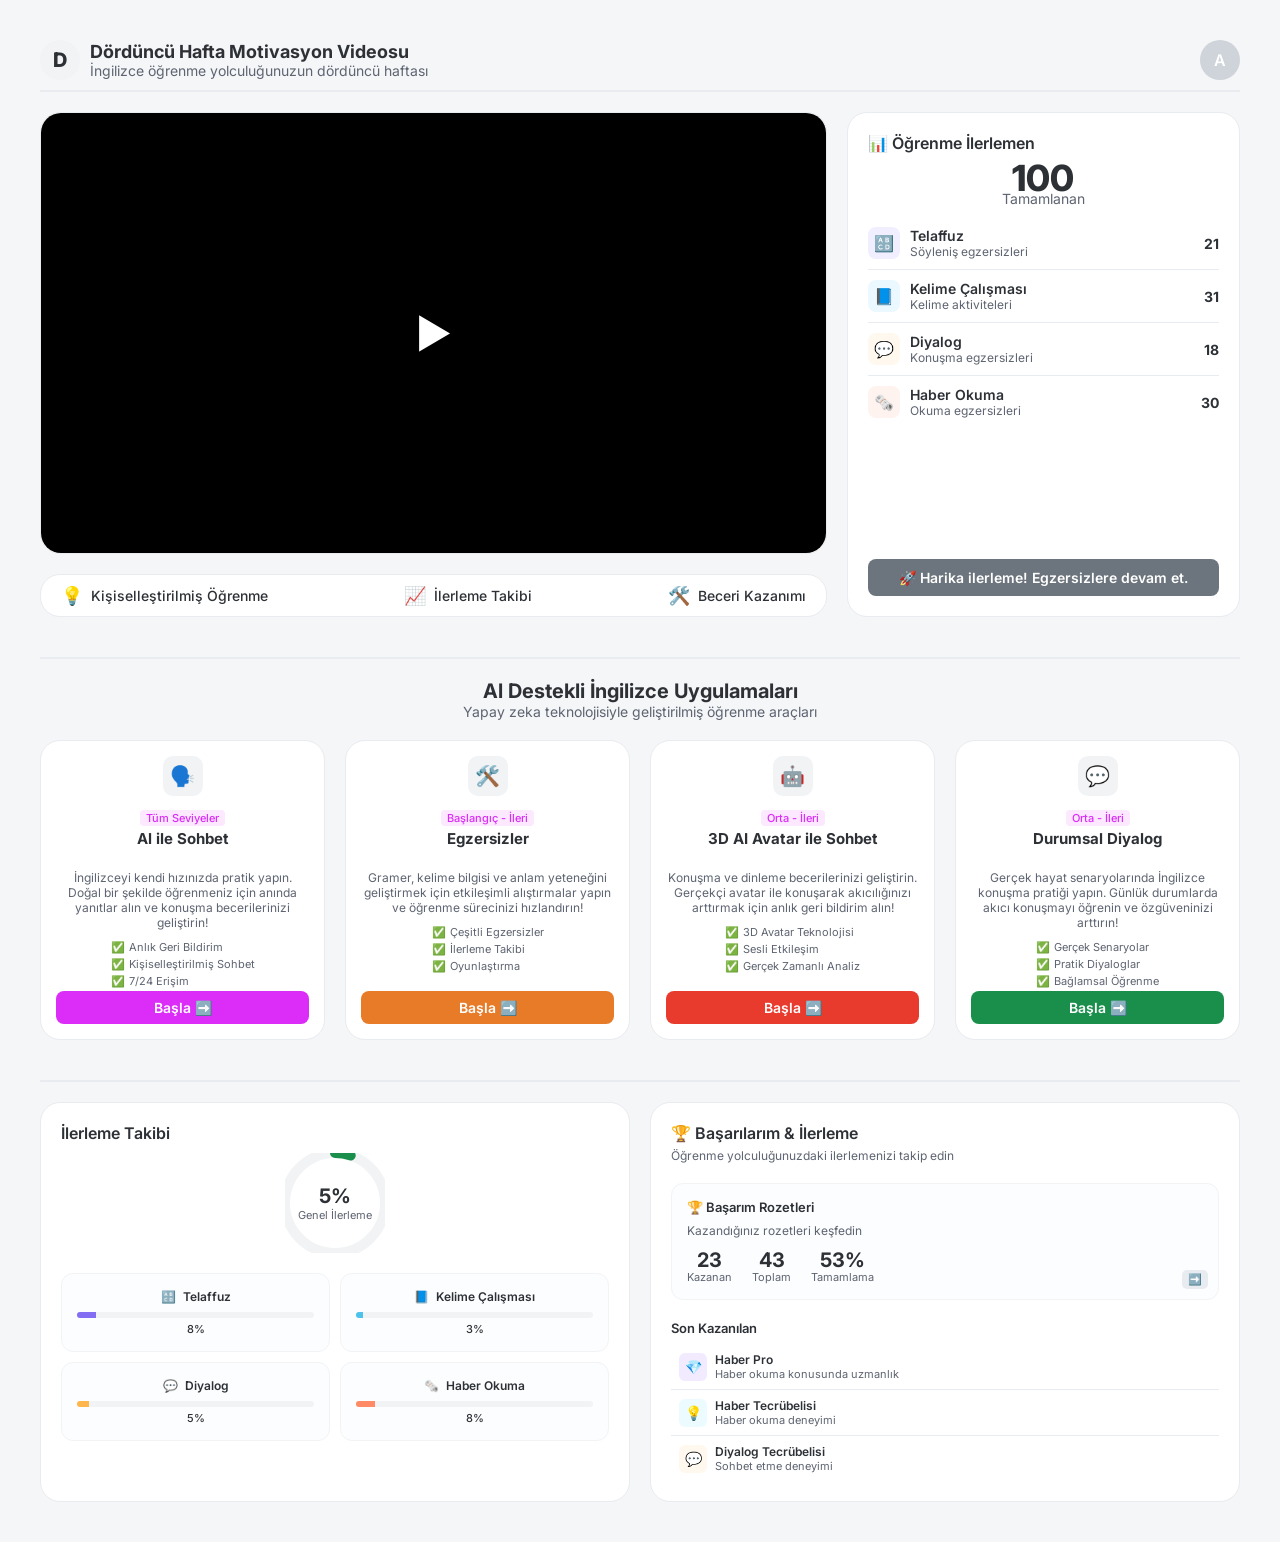
<file: al-pratik-kulubu.html>
<!DOCTYPE html>
<html lang="tr">
<head>
    <meta charset="UTF-8">
    <meta name="viewport" content="width=device-width, initial-scale=1.0">
    <title>Eğitim Dashboard</title>
    <link rel="stylesheet" href="style.css">
    <link rel="preconnect" href="https://fonts.googleapis.com">
    <link rel="preconnect" href="https://fonts.gstatic.com" crossorigin>
    <link href="https://fonts.googleapis.com/css2?family=Inter:wght@400;500;600;700;800&display=swap" rel="stylesheet">
</head>
<body>

    <div class="dashboard-container">
        
        <header class="main-header">
            <div class="header-left">
                <span class="logo-circle">D</span>
                <div class="header-titles">
                    <h1>Dördüncü Hafta Motivasyon Videosu</h1>
                    <p>İngilizce öğrenme yolculuğunuzun dördüncü haftası</p>
                </div>
            </div>
            <div class="header-right">
                <div class="avatar-circle">A</div>
            </div>
        </header>

        <main class="main-content">
            
            <section class="left-section">
                <div class="card video-card">
                    <div class="video-player">
                        <div class="play-icon-placeholder">▶️</div>
                    </div>
                </div>
                <div class="feature-bar card">
                    <div class="feature-item">
                        <span class="icon">💡</span>
                        <p>Kişiselleştirilmiş Öğrenme</p>
                    </div>
                    <div class="feature-item">
                        <span class="icon">📈</span>
                        <p>İlerleme Takibi</p>
                    </div>
                    <div class="feature-item">
                        <span class="icon">🛠️</span>
                        <p>Beceri Kazanımı</p>
                    </div>
                </div>
            </section>

            <aside class="right-section card">
                <h2>📊 Öğrenme İlerlemen</h2>
                <div class="total-completed">
                    <span class="value">100</span>
                    <p>Tamamlanan</p>
                </div>
                <ul class="skill-list">
                    <li class="skill-item">
                        <span class="icon skill-pron">🔠</span>
                        <div class="skill-details">
                            <h3>Telaffuz</h3>
                            <p>Söyleniş egzersizleri</p>
                        </div>
                        <span class="score">21</span>
                    </li>
                    <li class="skill-item">
                        <span class="icon skill-word">📘</span>
                        <div class="skill-details">
                            <h3>Kelime Çalışması</h3>
                            <p>Kelime aktiviteleri</p>
                        </div>
                        <span class="score">31</span>
                    </li>
                    <li class="skill-item">
                        <span class="icon skill-dial">💬</span>
                        <div class="skill-details">
                            <h3>Diyalog</h3>
                            <p>Konuşma egzersizleri</p>
                        </div>
                        <span class="score">18</span>
                    </li>
                    <li class="skill-item">
                        <span class="icon skill-news">🗞️</span>
                        <div class="skill-details">
                            <h3>Haber Okuma</h3>
                            <p>Okuma egzersizleri</p>
                        </div>
                        <span class="score">30</span>
                    </li>
                </ul>
                <a href="egzersizler.html" class="cta-button" style="display: block; text-align: center; text-decoration: none; box-sizing: border-box;">🚀 Harika ilerleme! Egzersizlere devam et.</a>
            </aside>

        </main>

        <section class="app-section">
            <header class="app-header">
                <h2>Al Destekli İngilizce Uygulamaları</h2>
                <p>Yapay zeka teknolojisiyle geliştirilmiş öğrenme araçları</p>
            </header>
            
            <div class="app-grid">
                <div class="app-card card">
                    <div class="app-icon-placeholder app-sohbet">🗣️</div>
                    <div class="app-meta">
                        <p>Tüm Seviyeler</p>
                        <h3>Al ile Sohbet</h3>
                    </div>
                    <div class="app-description">
                        <p>İngilizceyi kendi hızınızda pratik yapın. Doğal bir şekilde öğrenmeniz için anında yanıtlar alın ve konuşma becerilerinizi geliştirin!</p>
                        <ul>
                            <li><span class="feature-icon">✅</span>Anlık Geri Bildirim</li>
                            <li><span class="feature-icon">✅</span>Kişiselleştirilmiş Sohbet</li>
                            <li><span class="feature-icon">✅</span>7/24 Erişim</li>
                        </ul>
                    </div>
                    <a href="ai-sohbet.html" class="app-start-button start-sohbet" style="display: block; text-decoration: none; text-align: center; box-sizing: border-box;">Başla ➡️</a>
                </div>
                
                <div class="app-card card">
                    <div class="app-icon-placeholder app-egzersiz">🛠️</div>
                    <div class="app-meta">
                        <p>Başlangıç - İleri</p>
                        <h3>Egzersizler</h3>
                    </div>
                    <div class="app-description">
                        <p>Gramer, kelime bilgisi ve anlam yeteneğini geliştirmek için etkileşimli alıştırmalar yapın ve öğrenme sürecinizi hızlandırın!</p>
                        <ul>
                            <li><span class="feature-icon">✅</span>Çeşitli Egzersizler</li>
                            <li><span class="feature-icon">✅</span>İlerleme Takibi</li>
                            <li><span class="feature-icon">✅</span>Oyunlaştırma</li>
                        </ul>
                    </div>
                    <a href="al-pratik-kulubu-dosya/egzersizler.html" class="app-start-button start-egzersiz" style="display: block; text-decoration: none; text-align: center; box-sizing: border-box;">Başla ➡️</a>
                </div>
                
                <div class="app-card card">
                    <div class="app-icon-placeholder app-avatar">🤖</div>
                    <div class="app-meta">
                        <p>Orta - İleri</p>
                        <h3>3D AI Avatar ile Sohbet</h3>
                    </div>
                    <div class="app-description">
                        <p>Konuşma ve dinleme becerilerinizi geliştirin. Gerçekçi avatar ile konuşarak akıcılığınızı arttırmak için anlık geri bildirim alın!</p>
                        <ul>
                            <li><span class="feature-icon">✅</span>3D Avatar Teknolojisi</li>
                            <li><span class="feature-icon">✅</span>Sesli Etkileşim</li>
                            <li><span class="feature-icon">✅</span>Gerçek Zamanlı Analiz</li>
                        </ul>
                    </div>
                    <a href="ai-avatar.html" class="app-start-button start-avatar" style="display: block; text-decoration: none; text-align: center; box-sizing: border-box;">Başla ➡️</a>
                </div>
                
                <div class="app-card card">
                    <div class="app-icon-placeholder app-diyalog">💬</div>
                    <div class="app-meta">
                        <p>Orta - İleri</p>
                        <h3>Durumsal Diyalog</h3>
                    </div>
                    <div class="app-description">
                        <p>Gerçek hayat senaryolarında İngilizce konuşma pratiği yapın. Günlük durumlarda akıcı konuşmayı öğrenin ve özgüveninizi arttırın!</p>
                        <ul>
                            <li><span class="feature-icon">✅</span>Gerçek Senaryolar</li>
                            <li><span class="feature-icon">✅</span>Pratik Diyaloglar</li>
                            <li><span class="feature-icon">✅</span>Bağlamsal Öğrenme</li>
                        </ul>
                    </div>
                    <a href="durumsal-diyalog.html" class="app-start-button start-diyalog" style="display: block; text-decoration: none; text-align: center; box-sizing: border-box;">Başla ➡️</a>
                </div>
            </div>
        </section>

        <footer class="bottom-panels">
            
            <section class="bottom-left-section card">
                <h2>İlerleme Takibi</h2>
                <div class="circular-progress-section">
                    <div class="circular-progress">
                        <div class="inner-circle">
                            <span class="percent">5%</span>
                            <p>Genel İlerleme</p>
                        </div>
                        <svg class="progress-ring" viewBox="0 0 100 100">
                            <circle class="ring-track" cx="50" cy="50" r="50"></circle>
                            <circle class="ring-fill" cx="50" cy="50" r="50"></circle>
                        </svg>
                    </div>
                </div>
                
                <div class="detailed-progress-grid">
                    <div class="detailed-progress-item card-inner">
                        <h3><span class="icon detailed-pron">🔠</span> Telaffuz</h3>
                        <div class="progress-bar-container">
                            <div class="progress-bar filled-detailed-pron" style="width: 8%;"></div>
                        </div>
                        <span class="percentage">8%</span>
                    </div>
                    <div class="detailed-progress-item card-inner">
                        <h3><span class="icon detailed-word">📘</span> Kelime Çalışması</h3>
                        <div class="progress-bar-container">
                            <div class="progress-bar filled-detailed-word" style="width: 3%;"></div>
                        </div>
                        <span class="percentage">3%</span>
                    </div>
                    <div class="detailed-progress-item card-inner">
                        <h3><span class="icon detailed-dial">💬</span> Diyalog</h3>
                        <div class="progress-bar-container">
                            <div class="progress-bar filled-detailed-dial" style="width: 5%;"></div>
                        </div>
                        <span class="percentage">5%</span>
                    </div>
                    <div class="detailed-progress-item card-inner">
                        <h3><span class="icon detailed-news">🗞️</span> Haber Okuma</h3>
                        <div class="progress-bar-container">
                            <div class="progress-bar filled-detailed-news" style="width: 8%;"></div>
                        </div>
                        <span class="percentage">8%</span>
                    </div>
                </div>
            </section>

            <aside class="bottom-right-section card">
                <h2>🏆 Başarılarım & İlerleme</h2>
                <p>Öğrenme yolculuğunuzdaki ilerlemenizi takip edin</p>
                
                <div class="achievement-card card-inner">
                    <h3>🏆 Başarım Rozetleri</h3>
                    <p>Kazandığınız rozetleri keşfedin</p>
                    <div class="achievement-stats">
                        <div class="stat-item">
                            <span class="value">23</span>
                            <p>Kazanan</p>
                        </div>
                        <div class="stat-item">
                            <span class="value">43</span>
                            <p>Toplam</p>
                        </div>
                        <div class="stat-item">
                            <span class="value">53%</span>
                            <p>Tamamlama</p>
                        </div>
                    </div>
                    <button class="view-all-button">➡️</button>
                </div>
                
                <h3>Son Kazanılan</h3>
                <ul class="badge-list">
                    <li class="badge-item">
                        <span class="badge-icon badge-pro">💎</span>
                        <div class="badge-details">
                            <h4>Haber Pro</h4>
                            <p>Haber okuma konusunda uzmanlık</p>
                        </div>
                    </li>
                    <li class="badge-item">
                        <span class="badge-icon badge-tec">💡</span>
                        <div class="badge-details">
                            <h4>Haber Tecrübelisi</h4>
                            <p>Haber okuma deneyimi</p>
                        </div>
                    </li>
                    <li class="badge-item">
                        <span class="badge-icon badge-diy">💬</span>
                        <div class="badge-details">
                            <h4>Diyalog Tecrübelisi</h4>
                            <p>Sohbet etme deneyimi</p>
                        </div>
                    </li>
                </ul>
            </aside>

        </footer>

    </div>

</body>
</html>
</file>
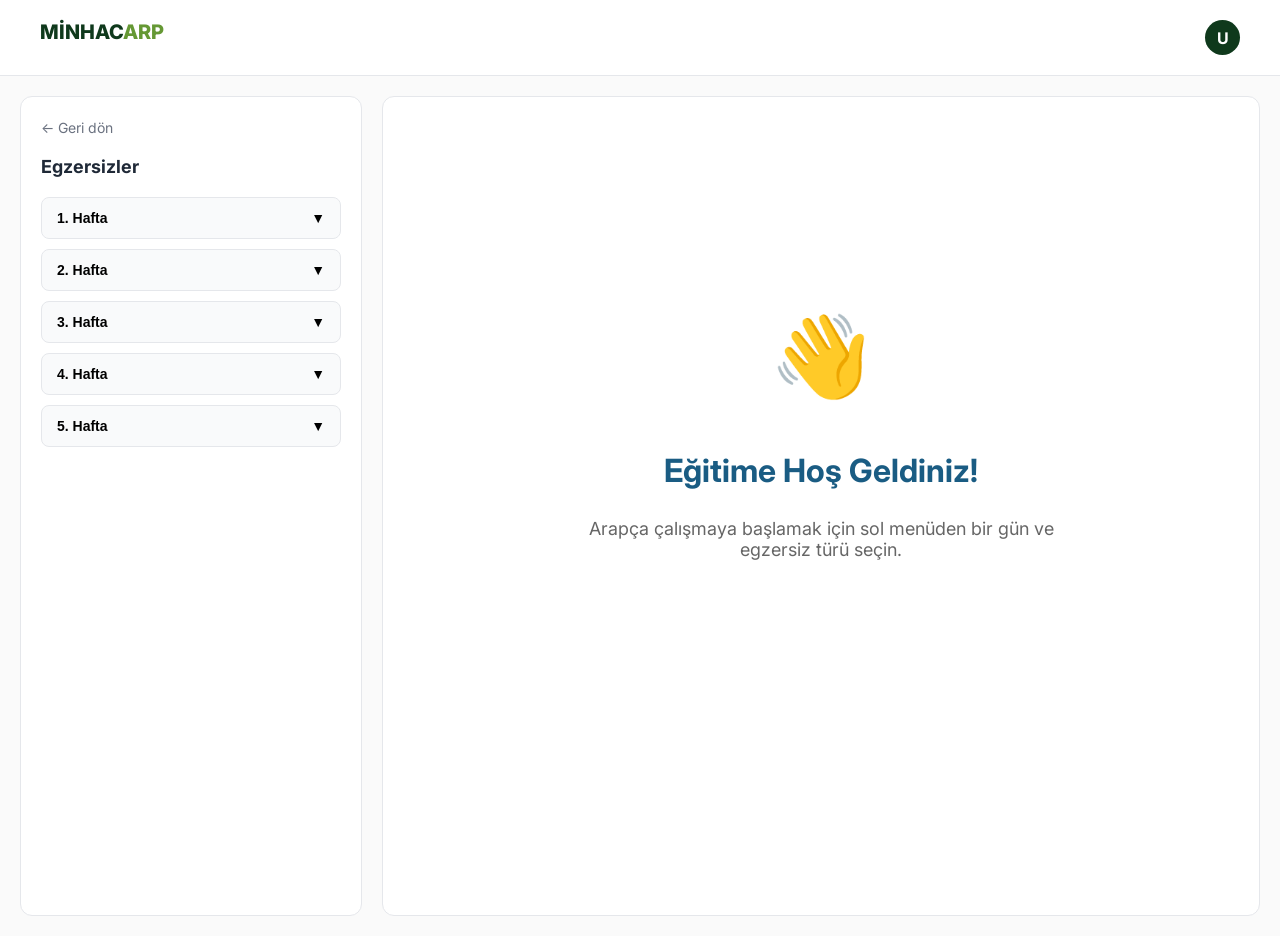
<file: egzersizler.html>
<!DOCTYPE html>
<html lang="tr">
<head>
    <meta charset="UTF-8">
    <meta name="viewport" content="width=device-width, initial-scale=1.0">
    <title>Eğitimler - Minhac Arp</title>
    <link rel="stylesheet" href="style-egzersiz.css">
    <link href="https://fonts.googleapis.com/css2?family=Inter:wght@400;500;600;700&display=swap" rel="stylesheet">
    <style>
        .reading-box {
            position: relative; 
            padding: 45px 20px 20px 20px; 
            background: #fff;
            border-radius: 8px;
            box-shadow: 0 2px 8px rgba(0,0,0,0.05);
            margin-top: 20px;
            min-height: 200px;
        }

        #translate-btn {
            position: absolute;
            top: 10px;
            right: 10px;
            background: #f8f9fa;
            border: 1px solid #ddd;
            border-radius: 5px;
            padding: 5px 15px;
            cursor: pointer;
            font-size: 13px;
            font-weight: 600;
            color: #333;
            z-index: 10;
            transition: all 0.2s ease;
        }

        #translate-btn:hover {
            background: #e2e6ea;
        }

        #reading-text[data-lang="tr"] {
            direction: ltr;
            text-align: left;
            font-size: 16px;
            line-height: 1.6;
        }
        #reading-text[data-lang="ar"] {
            direction: rtl;
            text-align: right;
            font-size: 22px; 
            line-height: 1.8;
        }

        .reading-level-tabs {
            margin-top: 15px;
        }

        .reading-level-tab {
            border: none;
            border-radius: 6px;
            padding: 8px 14px;
            cursor: pointer;
            font-weight: 600;
            background: #f1f3f5;
            color: #333;
            transition: all 0.2s ease;
        }

        .reading-level-tab:hover {
            background: #e2e6ea;
        }

        .reading-level-tab.active {
            background: #222;
            color: #fff;
        }
    </style>
</head>
<body>

    <header class="top-header">
        <div class="logo">MİNHAC<span>ARP</span></div>
        <div class="user-profile">U</div>
    </header>

    <div class="app-container">
        
        <aside class="sidebar">
            <a href="dashboard.html" class="back-btn">← Geri dön</a>
            <h2>Egzersizler</h2>

            <div class="accordion-item active">
                <button class="accordion-header">1. Hafta <span class="arrow">▼</span></button>
                <div class="accordion-content" style="display: block;">
                    
                    <div class="day-item active">
                        <button class="day-header">1.Gün: Zihnini Arapça'ya Kodla <span class="arrow">▼</span></button>
                        <ul class="exercise-list" style="display: block;">
                            <li><button class="ex-btn" data-gun="gun1" data-tur="kelime_egzersizleri">Kelime Egzersizleri</button></li>
                            <li><button class="ex-btn" data-gun="gun1" data-tur="diyaloglar">Diyaloglar</button></li>
                            <li><button class="ex-btn active-ex" data-gun="gun1" data-tur="kelime_alistirmasi">Kelime Alıştırması</button></li>
                            <li><button class="ex-btn" data-gun="gun1" data-tur="okuma_alistirmasi">Okuma Alıştırması</button></li>
                        </ul>
                    </div>

                    <div class="day-item">
                        <button class="day-header">2.Gün: Zihnini Arapça'ya Kodla - Nasılsın Demenin Yolları <span class="arrow">▼</span></button>
                        <ul class="exercise-list" style="display: none;">
                            <li><button class="ex-btn" data-gun="gun2" data-tur="kelime_egzersizleri">Kelime Egzersizleri</button></li>
                            <li><button class="ex-btn" data-gun="gun2" data-tur="diyaloglar">Diyaloglar</button></li>
                            <li><button class="ex-btn" data-gun="gun2" data-tur="kelime_alistirmasi">Kelime Alıştırması</button></li>
                            <li><button class="ex-btn" data-gun="gun2" data-tur="okuma_alistirmasi">Okuma Alıştırması</button></li>
                        </ul>
                    </div>

                    <div class="day-item">
                        <button class="day-header">3.Gün: Arapça En Doğal Şekilde Nasıl Olduğunu Söyle <span class="arrow">▼</span></button>
                        <ul class="exercise-list" style="display: none;">
                            <li><button class="ex-btn" data-gun="gun3" data-tur="kelime_egzersizleri">Kelime Egzersizleri</button></li>
                            <li><button class="ex-btn" data-gun="gun3" data-tur="diyaloglar">Diyaloglar</button></li>
                            <li><button class="ex-btn" data-gun="gun3" data-tur="kelime_alistirmasi">Kelime Alıştırması</button></li>
                            <li><button class="ex-btn" data-gun="gun3" data-tur="okuma_alistirmasi">Okuma Alıştırması</button></li>
                        </ul>
                    </div>

                    <div class="day-item">
                        <button class="day-header">4.Gün: Nasıl Teşekkür Ederiz? <span class="arrow">▼</span></button>
                        <ul class="exercise-list" style="display: none;">
                            <li><button class="ex-btn" data-gun="gun4" data-tur="kelime_egzersizleri">Kelime Egzersizleri</button></li>
                            <li><button class="ex-btn" data-gun="gun4" data-tur="diyaloglar">Diyaloglar</button></li>
                            <li><button class="ex-btn" data-gun="gun4" data-tur="kelime_alistirmasi">Kelime Alıştırması</button></li>
                            <li><button class="ex-btn" data-gun="gun4" data-tur="okuma_alistirmasi">Okuma Alıştırması</button></li>
                        </ul>
                    </div>

                    <div class="day-item">
                        <button class="day-header">5.Gün: Alışverişte Kullanılan Kalıplar - Evrensel Kullanım <span class="arrow">▼</span></button>
                        <ul class="exercise-list" style="display: none;">
                            <li><button class="ex-btn" data-gun="gun5" data-tur="kelime_egzersizleri">Kelime Egzersizleri</button></li>
                            <li><button class="ex-btn" data-gun="gun5" data-tur="diyaloglar">Diyaloglar</button></li>
                            <li><button class="ex-btn" data-gun="gun5" data-tur="kelime_alistirmasi">Kelime Alıştırması</button></li>
                            <li><button class="ex-btn" data-gun="gun5" data-tur="okuma_alistirmasi">Okuma Alıştırması</button></li>
                        </ul>
                    </div>

                    <div class="day-item">
                        <button class="day-header">6.Gün: En Doğal Kalıplarla Özür Dileme <span class="arrow">▼</span></button>
                        <ul class="exercise-list" style="display: none;">
                            <li><button class="ex-btn" data-gun="gun6" data-tur="kelime_egzersizleri">Kelime Egzersizleri</button></li>
                            <li><button class="ex-btn" data-gun="gun6" data-tur="diyaloglar">Diyaloglar</button></li>
                            <li><button class="ex-btn" data-gun="gun6" data-tur="kelime_alistirmasi">Kelime Alıştırması</button></li>
                            <li><button class="ex-btn" data-gun="gun6" data-tur="okuma_alistirmasi">Okuma Alıştırması</button></li>
                        </ul>
                    </div>

                    <div class="day-item">
                        <button class="day-header">7.Gün: Metanet Hoca İle Gelişim Atölyesi <span class="arrow">▼</span></button>
                        <ul class="exercise-list" style="display: none;">
                            <li><button class="ex-btn" data-gun="gun7" data-tur="kelime_egzersizleri">Kelime Egzersizleri</button></li>
                            <li><button class="ex-btn" data-gun="gun7" data-tur="diyaloglar">Diyaloglar</button></li>
                            <li><button class="ex-btn" data-gun="gun7" data-tur="kelime_alistirmasi">Kelime Alıştırması</button></li>
                            <li><button class="ex-btn" data-gun="gun7" data-tur="okuma_alistirmasi">Okuma Alıştırması</button></li>
                        </ul>
                    </div>

                </div>
            </div>

            <div class="accordion-item">
                <button class="accordion-header">2. Hafta <span class="arrow">▼</span></button>
                <div class="accordion-content" style="display: none;">
                    
                    <div class="day-item">
                        <button class="day-header">8.Gün: En Doğal Kalıplarla Arapça Telefonda Konuş <span class="arrow">▼</span></button>
                        <ul class="exercise-list" style="display: none;">
                            <li><button class="ex-btn" data-gun="gun8" data-tur="kelime_egzersizleri">Kelime Egzersizleri</button></li>
                            <li><button class="ex-btn" data-gun="gun8" data-tur="diyaloglar">Diyaloglar</button></li>
                            <li><button class="ex-btn" data-gun="gun8" data-tur="kelime_alistirmasi">Kelime Alıştırması</button></li>
                            <li><button class="ex-btn" data-gun="gun8" data-tur="okuma_alistirmasi">Okuma Alıştırması</button></li>
                        </ul>
                    </div>

                    <div class="day-item">
                        <button class="day-header">9.Gün: Bilgi Almak İçin Soru Sorma Şekli <span class="arrow">▼</span></button>
                        <ul class="exercise-list" style="display: none;">
                            <li><button class="ex-btn" data-gun="gun9" data-tur="kelime_egzersizleri">Kelime Egzersizleri</button></li>
                            <li><button class="ex-btn" data-gun="gun9" data-tur="diyaloglar">Diyaloglar</button></li>
                            <li><button class="ex-btn" data-gun="gun9" data-tur="kelime_alistirmasi">Kelime Alıştırması</button></li>
                            <li><button class="ex-btn" data-gun="gun9" data-tur="okuma_alistirmasi">Okuma Alıştırması</button></li>
                        </ul>
                    </div>

                    <div class="day-item">
                        <button class="day-header">10.Gün: 'Bilmiyorum' Demenin Doğru Yolu! <span class="arrow">▼</span></button>
                        <ul class="exercise-list" style="display: none;">
                            <li><button class="ex-btn" data-gun="gun10" data-tur="kelime_egzersizleri">Kelime Egzersizleri</button></li>
                            <li><button class="ex-btn" data-gun="gun10" data-tur="diyaloglar">Diyaloglar</button></li>
                            <li><button class="ex-btn" data-gun="gun10" data-tur="kelime_alistirmasi">Kelime Alıştırması</button></li>
                            <li><button class="ex-btn" data-gun="gun10" data-tur="okuma_alistirmasi">Okuma Alıştırması</button></li>
                        </ul>
                    </div>

                    <div class="day-item">
                        <button class="day-header">11.Gün: Doğal Kalıplarla Fikir Sor/Fikrini Belirt <span class="arrow">▼</span></button>
                        <ul class="exercise-list" style="display: none;">
                            <li><button class="ex-btn" data-gun="gun11" data-tur="kelime_egzersizleri">Kelime Egzersizleri</button></li>
                            <li><button class="ex-btn" data-gun="gun11" data-tur="diyaloglar">Diyaloglar</button></li>
                            <li><button class="ex-btn" data-gun="gun11" data-tur="kelime_alistirmasi">Kelime Alıştırması</button></li>
                            <li><button class="ex-btn" data-gun="gun11" data-tur="okuma_alistirmasi">Okuma Alıştırması</button></li>
                        </ul>
                    </div>

                    <div class="day-item">
                        <button class="day-header">12.Gün: Arapça'da En Doğal Havaalanı İfadeleri <span class="arrow">▼</span></button>
                        <ul class="exercise-list" style="display: none;">
                            <li><button class="ex-btn" data-gun="gun12" data-tur="kelime_egzersizleri">Kelime Egzersizleri</button></li>
                            <li><button class="ex-btn" data-gun="gun12" data-tur="diyaloglar">Diyaloglar</button></li>
                            <li><button class="ex-btn" data-gun="gun12" data-tur="kelime_alistirmasi">Kelime Alıştırması</button></li>
                            <li><button class="ex-btn" data-gun="gun12" data-tur="okuma_alistirmasi">Okuma Alıştırması</button></li>
                        </ul>
                    </div>

                    <div class="day-item">
                        <button class="day-header">13.Gün: Arapça'da En Doğal Otel İfadeleri <span class="arrow">▼</span></button>
                        <ul class="exercise-list" style="display: none;">
                            <li><button class="ex-btn" data-gun="gun13" data-tur="kelime_egzersizleri">Kelime Egzersizleri</button></li>
                            <li><button class="ex-btn" data-gun="gun13" data-tur="diyaloglar">Diyaloglar</button></li>
                            <li><button class="ex-btn" data-gun="gun13" data-tur="kelime_alistirmasi">Kelime Alıştırması</button></li>
                            <li><button class="ex-btn" data-gun="gun13" data-tur="okuma_alistirmasi">Okuma Alıştırması</button></li>
                        </ul>
                    </div>

                    <div class="day-item">
                        <button class="day-header">14.Gün: Metanet Hoca İle Gelişim Atölyesi <span class="arrow">▼</span></button>
                        <ul class="exercise-list" style="display: none;">
                            <li><button class="ex-btn" data-gun="gun14" data-tur="kelime_egzersizleri">Kelime Egzersizleri</button></li>
                            <li><button class="ex-btn" data-gun="gun14" data-tur="diyaloglar">Diyaloglar</button></li>
                            <li><button class="ex-btn" data-gun="gun14" data-tur="kelime_alistirmasi">Kelime Alıştırması</button></li>
                            <li><button class="ex-btn" data-gun="gun14" data-tur="okuma_alistirmasi">Okuma Alıştırması</button></li>
                        </ul>
                    </div>

                </div>
            </div>

            <div class="accordion-item">
                <button class="accordion-header">3. Hafta <span class="arrow">▼</span></button>
                <div class="accordion-content" style="display: none;">
                    
                    <div class="day-item">
                        <button class="day-header">15.Gün: Gelecek Planlardan Bahsetme <span class="arrow">▼</span></button>
                        <ul class="exercise-list" style="display: none;">
                            <li><button class="ex-btn" data-gun="gun15" data-tur="kelime_egzersizleri">Kelime Egzersizleri</button></li>
                            <li><button class="ex-btn" data-gun="gun15" data-tur="diyaloglar">Diyaloglar</button></li>
                            <li><button class="ex-btn" data-gun="gun15" data-tur="kelime_alistirmasi">Kelime Alıştırması</button></li>
                            <li><button class="ex-btn" data-gun="gun15" data-tur="okuma_alistirmasi">Okuma Alıştırması</button></li>
                        </ul>
                    </div>

                    <div class="day-item">
                        <button class="day-header">16.Gün: Beğenip/Beğenmediğini İfade Etmenin Yolları <span class="arrow">▼</span></button>
                        <ul class="exercise-list" style="display: none;">
                            <li><button class="ex-btn" data-gun="gun16" data-tur="kelime_egzersizleri">Kelime Egzersizleri</button></li>
                            <li><button class="ex-btn" data-gun="gun16" data-tur="diyaloglar">Diyaloglar</button></li>
                            <li><button class="ex-btn" data-gun="gun16" data-tur="kelime_alistirmasi">Kelime Alıştırması</button></li>
                            <li><button class="ex-btn" data-gun="gun16" data-tur="okuma_alistirmasi">Okuma Alıştırması</button></li>
                        </ul>
                    </div>

                    <div class="day-item">
                        <button class="day-header">17.Gün: En Doğal Kalıplarla İlişkini Tanımla <span class="arrow">▼</span></button>
                        <ul class="exercise-list" style="display: none;">
                            <li><button class="ex-btn" data-gun="gun17" data-tur="kelime_egzersizleri">Kelime Egzersizleri</button></li>
                            <li><button class="ex-btn" data-gun="gun17" data-tur="diyaloglar">Diyaloglar</button></li>
                            <li><button class="ex-btn" data-gun="gun17" data-tur="kelime_alistirmasi">Kelime Alıştırması</button></li>
                            <li><button class="ex-btn" data-gun="gun17" data-tur="okuma_alistirmasi">Okuma Alıştırması</button></li>
                        </ul>
                    </div>

                    <div class="day-item">
                        <button class="day-header">18.Gün: En Doğal Hatırlama; Hatırlatma ve Unutma İfadeleri <span class="arrow">▼</span></button>
                        <ul class="exercise-list" style="display: none;">
                            <li><button class="ex-btn" data-gun="gun18" data-tur="kelime_egzersizleri">Kelime Egzersizleri</button></li>
                            <li><button class="ex-btn" data-gun="gun18" data-tur="diyaloglar">Diyaloglar</button></li>
                            <li><button class="ex-btn" data-gun="gun18" data-tur="kelime_alistirmasi">Kelime Alıştırması</button></li>
                            <li><button class="ex-btn" data-gun="gun18" data-tur="okuma_alistirmasi">Okuma Alıştırması</button></li>
                        </ul>
                    </div>

                    <div class="day-item">
                        <button class="day-header">19.Gün: En Doğal Kalıplarla Arapça Yardım İste <span class="arrow">▼</span></button>
                        <ul class="exercise-list" style="display: none;">
                            <li><button class="ex-btn" data-gun="gun19" data-tur="kelime_egzersizleri">Kelime Egzersizleri</button></li>
                            <li><button class="ex-btn" data-gun="gun19" data-tur="diyaloglar">Diyaloglar</button></li>
                            <li><button class="ex-btn" data-gun="gun19" data-tur="kelime_alistirmasi">Kelime Alıştırması</button></li>
                            <li><button class="ex-btn" data-gun="gun19" data-tur="okuma_alistirmasi">Okuma Alıştırması</button></li>
                        </ul>
                    </div>

                    <div class="day-item">
                        <button class="day-header">20.Gün: Arapça'da Doktor Randevusu İfadeleri <span class="arrow">▼</span></button>
                        <ul class="exercise-list" style="display: none;">
                            <li><button class="ex-btn" data-gun="gun20" data-tur="kelime_egzersizleri">Kelime Egzersizleri</button></li>
                            <li><button class="ex-btn" data-gun="gun20" data-tur="diyaloglar">Diyaloglar</button></li>
                            <li><button class="ex-btn" data-gun="gun20" data-tur="kelime_alistirmasi">Kelime Alıştırması</button></li>
                            <li><button class="ex-btn" data-gun="gun20" data-tur="okuma_alistirmasi">Okuma Alıştırması</button></li>
                        </ul>
                    </div>

                    <div class="day-item">
                        <button class="day-header">21.Gün: Metanet Hoca İle Gelişim Atölyesi <span class="arrow">▼</span></button>
                        <ul class="exercise-list" style="display: none;">
                            <li><button class="ex-btn" data-gun="gun21" data-tur="kelime_egzersizleri">Kelime Egzersizleri</button></li>
                            <li><button class="ex-btn" data-gun="gun21" data-tur="diyaloglar">Diyaloglar</button></li>
                            <li><button class="ex-btn" data-gun="gun21" data-tur="kelime_alistirmasi">Kelime Alıştırması</button></li>
                            <li><button class="ex-btn" data-gun="gun21" data-tur="okuma_alistirmasi">Okuma Alıştırması</button></li>
                        </ul>
                    </div>

                </div>
            </div>

            <div class="accordion-item">
                <button class="accordion-header">4. Hafta <span class="arrow">▼</span></button>
                <div class="accordion-content" style="display: none;">
                    
                    <div class="day-item">
                        <button class="day-header">22.Gün: Geçmişte Anılardan Bahsetme <span class="arrow">▼</span></button>
                        <ul class="exercise-list" style="display: none;">
                            <li><button class="ex-btn" data-gun="gun22" data-tur="kelime_egzersizleri">Kelime Egzersizleri</button></li>
                            <li><button class="ex-btn" data-gun="gun22" data-tur="diyaloglar">Diyaloglar</button></li>
                            <li><button class="ex-btn" data-gun="gun22" data-tur="kelime_alistirmasi">Kelime Alıştırması</button></li>
                            <li><button class="ex-btn" data-gun="gun22" data-tur="okuma_alistirmasi">Okuma Alıştırması</button></li>
                        </ul>
                    </div>

                    <div class="day-item">
                        <button class="day-header">23.Gün: Hayat Boyu Yaşanan Deneyimler İçin Arapça Kalıplar <span class="arrow">▼</span></button>
                        <ul class="exercise-list" style="display: none;">
                            <li><button class="ex-btn" data-gun="gun23" data-tur="kelime_egzersizleri">Kelime Egzersizleri</button></li>
                            <li><button class="ex-btn" data-gun="gun23" data-tur="diyaloglar">Diyaloglar</button></li>
                            <li><button class="ex-btn" data-gun="gun23" data-tur="kelime_alistirmasi">Kelime Alıştırması</button></li>
                            <li><button class="ex-btn" data-gun="gun23" data-tur="okuma_alistirmasi">Okuma Alıştırması</button></li>
                        </ul>
                    </div>

                    <div class="day-item">
                        <button class="day-header">24.Gün: Öneri İfade Şekilleri <span class="arrow">▼</span></button>
                        <ul class="exercise-list" style="display: none;">
                            <li><button class="ex-btn" data-gun="gun24" data-tur="kelime_egzersizleri">Kelime Egzersizleri</button></li>
                            <li><button class="ex-btn" data-gun="gun24" data-tur="diyaloglar">Diyaloglar</button></li>
                            <li><button class="ex-btn" data-gun="gun24" data-tur="kelime_alistirmasi">Kelime Alıştırması</button></li>
                            <li><button class="ex-btn" data-gun="gun24" data-tur="okuma_alistirmasi">Okuma Alıştırması</button></li>
                        </ul>
                    </div>

                    <div class="day-item">
                        <button class="day-header">25.Gün: İş Hayatında En Çok İhtiyaç Duyulan Kalıplar <span class="arrow">▼</span></button>
                        <ul class="exercise-list" style="display: none;">
                            <li><button class="ex-btn" data-gun="gun25" data-tur="kelime_egzersizleri">Kelime Egzersizleri</button></li>
                            <li><button class="ex-btn" data-gun="gun25" data-tur="diyaloglar">Diyaloglar</button></li>
                            <li><button class="ex-btn" data-gun="gun25" data-tur="kelime_alistirmasi">Kelime Alıştırması</button></li>
                            <li><button class="ex-btn" data-gun="gun25" data-tur="okuma_alistirmasi">Okuma Alıştırması</button></li>
                        </ul>
                    </div>

                    <div class="day-item">
                        <button class="day-header">26.Gün: En Doğal Kalıplarla Arapça Hava Durumu <span class="arrow">▼</span></button>
                        <ul class="exercise-list" style="display: none;">
                            <li><button class="ex-btn" data-gun="gun26" data-tur="kelime_egzersizleri">Kelime Egzersizleri</button></li>
                            <li><button class="ex-btn" data-gun="gun26" data-tur="diyaloglar">Diyaloglar</button></li>
                            <li><button class="ex-btn" data-gun="gun26" data-tur="kelime_alistirmasi">Kelime Alıştırması</button></li>
                            <li><button class="ex-btn" data-gun="gun26" data-tur="okuma_alistirmasi">Okuma Alıştırması</button></li>
                        </ul>
                    </div>

                    <div class="day-item">
                        <button class="day-header">27.Gün: En Doğal Kalıplarla Arapça Yol Tarifi <span class="arrow">▼</span></button>
                        <ul class="exercise-list" style="display: none;">
                            <li><button class="ex-btn" data-gun="gun27" data-tur="kelime_egzersizleri">Kelime Egzersizleri</button></li>
                            <li><button class="ex-btn" data-gun="gun27" data-tur="diyaloglar">Diyaloglar</button></li>
                            <li><button class="ex-btn" data-gun="gun27" data-tur="kelime_alistirmasi">Kelime Alıştırması</button></li>
                            <li><button class="ex-btn" data-gun="gun27" data-tur="okuma_alistirmasi">Okuma Alıştırması</button></li>
                        </ul>
                    </div>

                    <div class="day-item">
                        <button class="day-header">28.Gün: Metanet Hoca İle Gelişim Atölyesi <span class="arrow">▼</span></button>
                        <ul class="exercise-list" style="display: none;">
                            <li><button class="ex-btn" data-gun="gun28" data-tur="kelime_egzersizleri">Kelime Egzersizleri</button></li>
                            <li><button class="ex-btn" data-gun="gun28" data-tur="diyaloglar">Diyaloglar</button></li>
                            <li><button class="ex-btn" data-gun="gun28" data-tur="kelime_alistirmasi">Kelime Alıştırması</button></li>
                            <li><button class="ex-btn" data-gun="gun28" data-tur="okuma_alistirmasi">Okuma Alıştırması</button></li>
                        </ul>
                    </div>

                </div>
            </div>

            <div class="accordion-item">
                <button class="accordion-header">5. Hafta <span class="arrow">▼</span></button>
                <div class="accordion-content" style="display: none;">
                    
                    <div class="day-item">
                        <button class="day-header">29.Gün: En Doğal Kalıplarla Yaşından Bahset <span class="arrow">▼</span></button>
                        <ul class="exercise-list" style="display: none;">
                            <li><button class="ex-btn" data-gun="gun29" data-tur="kelime_egzersizleri">Kelime Egzersizleri</button></li>
                            <li><button class="ex-btn" data-gun="gun29" data-tur="diyaloglar">Diyaloglar</button></li>
                            <li><button class="ex-btn" data-gun="gun29" data-tur="kelime_alistirmasi">Kelime Alıştırması</button></li>
                            <li><button class="ex-btn" data-gun="gun29" data-tur="okuma_alistirmasi">Okuma Alıştırması</button></li>
                        </ul>
                    </div>

                    <div class="day-item">
                        <button class="day-header">30.Gün: Konuşmayı Sonlandırma Kalıpları <span class="arrow">▼</span></button>
                        <ul class="exercise-list" style="display: none;">
                            <li><button class="ex-btn" data-gun="gun30" data-tur="kelime_egzersizleri">Kelime Egzersizleri</button></li>
                            <li><button class="ex-btn" data-gun="gun30" data-tur="diyaloglar">Diyaloglar</button></li>
                            <li><button class="ex-btn" data-gun="gun30" data-tur="kelime_alistirmasi">Kelime Alıştırması</button></li>
                            <li><button class="ex-btn" data-gun="gun30" data-tur="okuma_alistirmasi">Okuma Alıştırması</button></li>
                        </ul>
                    </div>

                    <div class="day-item">
                        <button class="day-header">31.Gün: Tanıştırma Kalıpları <span class="arrow">▼</span></button>
                        <ul class="exercise-list" style="display: none;">
                            <li><button class="ex-btn" data-gun="gun31" data-tur="kelime_egzersizleri">Kelime Egzersizleri</button></li>
                            <li><button class="ex-btn" data-gun="gun31" data-tur="diyaloglar">Diyaloglar</button></li>
                            <li><button class="ex-btn" data-gun="gun31" data-tur="kelime_alistirmasi">Kelime Alıştırması</button></li>
                            <li><button class="ex-btn" data-gun="gun31" data-tur="okuma_alistirmasi">Okuma Alıştırması</button></li>
                        </ul>
                    </div>

                </div>
            </div>

        </aside>

        <main class="main-content">
            <div class="content-header">
                <p>Kelime listesini çalış, egzersizi tamamla.</p>
            </div>

            <div class="tabs-container">
                <button class="tab-badge">Günün Kelimeleri</button>
                
                <div class="action-tabs">
                    <button class="action-tab active">Kartlar</button>
                    <button class="action-tab">Öğrenme</button>
                    <button class="action-tab">Çoktan Seçmeli</button>
                    <button class="action-tab">Doğru/Yanlış</button>
                    <button class="action-tab">Eşleştirme</button>
                </div>

                <div id="okuma-alistirmasi-alani" style="display: none;">
                
                <div class="action-tabs reading-level-tabs">
                    <button class="reading-level-tab active" data-seviye="basit">Basit</button>
                    <button class="reading-level-tab" data-seviye="orta">Orta</button>
                    <button class="reading-level-tab" data-seviye="ileri">İleri</button>
                </div>

                <div class="reading-box"> 
                    <button id="translate-btn" onclick="toggleTranslation()" title="Türkçe/Arapça Değiştir">
                        <span id="btn-text">TR</span>
                    </button>
                
                    <p id="reading-text" data-lang="ar">
                        Arapça metin buraya gelecek...
                    </p>
                </div>
                
                <div class="bottom-controls" style="margin-top: 20px;">
                    <button class="btn btn-primary">Alıştırmayı Tamamla</button>
                </div>

            </div>

                <div id="flashcard-alani" class="flashcard-container">
                    <div class="flashcard">
                        <span class="status-badge">✓ Öğrenildi</span>
                        <h1 class="word">مرحباً <span class="audio-icon">🔊</span></h1>
                    </div>
                </div>

                <div id="flashcard-controls" class="bottom-controls">
                    <button class="btn btn-outline">Önceki</button>
                    <button class="btn btn-outline">Biliyorum</button>
                    <button class="btn btn-primary">Sonraki</button>
                </div>
            </div>
        </main>

    </div>
    <script src="icerik.js"></script>
    <script src="script.js"></script>
    <script>
        /*
            Bu bölüm sadece bu HTML dosyasındaki okuma/çeviri tarafını sağlamlaştırır.
            Mevcut sayfa mantığını bozmaz:
            - Hafta/gün menüsü aynı kalır.
            - Kelime kartları aynı kalır.
            - Okuma alıştırması seçilince okuma alanı görünür, kart alanı gizlenir.
            - Başka egzersiz seçilince kart alanı geri gelir.
            - Çeviri artık demo metinle gerçek metni ezmez.
        */

        let isTurkish = false;
        let aktifSeviye = "basit";

        function normalizeKey(value) {
            return String(value || "")
                .trim()
                .toLowerCase()
                .replaceAll("ı", "i")
                .replaceAll("ğ", "g")
                .replaceAll("ü", "u")
                .replaceAll("ş", "s")
                .replaceAll("ö", "o")
                .replaceAll("ç", "c");
        }

        function getAktifGun() {
            const aktifButon = document.querySelector(".ex-btn.active-ex");
            return aktifButon ? aktifButon.dataset.gun : "gun1";
        }

        function getAktifTur() {
            const aktifButon = document.querySelector(".ex-btn.active-ex");
            return aktifButon ? aktifButon.dataset.tur : "kelime_alistirmasi";
        }

        function getReadingTextElement() {
            return document.getElementById("reading-text");
        }

        function resetTranslationState() {
            const textElement = getReadingTextElement();
            const btnText = document.getElementById("btn-text");

            isTurkish = false;

            if (btnText) {
                btnText.innerText = "TR";
            }

            if (textElement) {
                textElement.setAttribute("data-lang", "ar");
            }
        }

        function setReadingContent(arabicText, turkishText) {
            const textElement = getReadingTextElement();

            if (!textElement) return;

            textElement.dataset.ar = arabicText || "";
            textElement.dataset.tr = turkishText || "";
            textElement.innerText = arabicText || "Arapça metin bulunamadı.";
            textElement.setAttribute("data-lang", "ar");

            resetTranslationState();
        }

        function readNestedValue(obj, keys) {
            let current = obj;

            for (const key of keys) {
                if (!current || typeof current !== "object") return null;
                current = current[key];
            }

            return current;
        }

        function extractReadingPair(candidate) {
            if (!candidate || typeof candidate !== "object") return null;

            const arabicText =
                candidate.ar ||
                candidate.arapca ||
                candidate.arabic ||
                candidate.metin ||
                candidate.text ||
                candidate.icerik ||
                candidate[aktifSeviye];

            const turkishText =
                candidate.tr ||
                candidate.turkce ||
                candidate.turkish ||
                candidate.ceviri ||
                candidate.translation ||
                candidate[aktifSeviye + "_tr"];

            if (!arabicText && !turkishText) return null;

            return {
                ar: arabicText || "",
                tr: turkishText || ""
            };
        }

        function findReadingPairFromKnownSources(gun, seviye) {
            /*
                Bu fonksiyon icerik.js dosyandaki değişken adını kesin bilmeden
                yaygın veri şekillerini denemek için var.

                Desteklenen örnek yapılar:

                window.okumaMetinleri = {
                    gun1: {
                        basit: { ar: "...", tr: "..." },
                        orta: { ar: "...", tr: "..." },
                        ileri: { ar: "...", tr: "..." }
                    }
                }

                veya:

                window.icerikler = {
                    gun1: {
                        okuma_alistirmasi: {
                            basit: { arapca: "...", turkce: "..." }
                        }
                    }
                }
            */

            const sources = [
                window.okumaMetinleri,
                window.okumaMetinleriData,
                window.icerikler,
                window.icerik,
                window.egzersizIcerikleri,
                window.data
            ].filter(Boolean);

            const pathsToTry = [
                [gun, seviye],
                [gun, "okuma_alistirmasi", seviye],
                [gun, "okumaAlistirmasi", seviye],
                ["okuma_alistirmasi", gun, seviye],
                ["okumaAlistirmasi", gun, seviye],
                [seviye],
                [gun]
            ];

            for (const source of sources) {
                for (const path of pathsToTry) {
                    const value = readNestedValue(source, path);
                    const pair = extractReadingPair(value);

                    if (pair) return pair;
                }
            }

            return null;
        }

        function loadReadingContent() {
            const textElement = getReadingTextElement();
            if (!textElement) return;

            const gun = getAktifGun();
            const pair = findReadingPairFromKnownSources(gun, aktifSeviye);

            if (pair) {
                setReadingContent(pair.ar, pair.tr);
                return;
            }

            /*
                Dışarıdaki script.js zaten metni yüklediyse onu bozmayalım.
                Ancak data-ar yoksa mevcut Arapça metni data-ar olarak saklayalım.
            */
            if (!textElement.dataset.ar && textElement.innerText.trim()) {
                textElement.dataset.ar = textElement.innerText.trim();
            }

            resetTranslationState();
        }

        function toggleTranslation() {
            const textElement = getReadingTextElement();
            const btnText = document.getElementById("btn-text");

            if (!textElement || !btnText) return;

            const arabicText = textElement.dataset.ar || textElement.innerText.trim();
            const turkishText = textElement.dataset.tr || "";

            if (!isTurkish) {
                if (!turkishText) {
                    /*
                        Eski koddaki demo metin burada gerçek metni eziyordu.
                        Türkçe çeviri yoksa metni değiştirmiyoruz.
                    */
                    btnText.innerText = "TR";
                    return;
                }

                textElement.innerText = turkishText;
                textElement.setAttribute("data-lang", "tr");
                btnText.innerText = "AR";
                isTurkish = true;
            } else {
                textElement.innerText = arabicText;
                textElement.setAttribute("data-lang", "ar");
                btnText.innerText = "TR";
                isTurkish = false;
            }
        }

        function showReadingArea() {
            const readingArea = document.getElementById("okuma-alistirmasi-alani");
            const flashcardArea = document.getElementById("flashcard-alani");
            const flashcardControls = document.getElementById("flashcard-controls");

            if (readingArea) readingArea.style.display = "block";
            if (flashcardArea) flashcardArea.style.display = "none";
            if (flashcardControls) flashcardControls.style.display = "none";

            loadReadingContent();
        }

        function showFlashcardArea() {
            const readingArea = document.getElementById("okuma-alistirmasi-alani");
            const flashcardArea = document.getElementById("flashcard-alani");
            const flashcardControls = document.getElementById("flashcard-controls");

            if (readingArea) readingArea.style.display = "none";
            if (flashcardArea) flashcardArea.style.display = "block";
            if (flashcardControls) flashcardControls.style.display = "flex";

            resetTranslationState();
        }

        document.addEventListener("DOMContentLoaded", function () {
            const exerciseButtons = document.querySelectorAll(".ex-btn");
            const levelButtons = document.querySelectorAll(".reading-level-tab");

            exerciseButtons.forEach(function (button) {
                button.addEventListener("click", function () {
                    exerciseButtons.forEach(btn => btn.classList.remove("active-ex"));
                    button.classList.add("active-ex");

                    const tur = button.dataset.tur;

                    if (tur === "okuma_alistirmasi") {
                        showReadingArea();
                    } else {
                        showFlashcardArea();
                    }
                });
            });

            levelButtons.forEach(function (button) {
                button.addEventListener("click", function () {
                    levelButtons.forEach(btn => btn.classList.remove("active"));
                    button.classList.add("active");

                    aktifSeviye = button.dataset.seviye || normalizeKey(button.innerText);
                    loadReadingContent();
                });
            });

            /*
                Sayfa ilk açıldığında aktif egzersiz neyse görünümü ona göre ayarla.
            */
            if (getAktifTur() === "okuma_alistirmasi") {
                showReadingArea();
            } else {
                showFlashcardArea();
            }
        });
    </script>
</body>
</html>
</file>
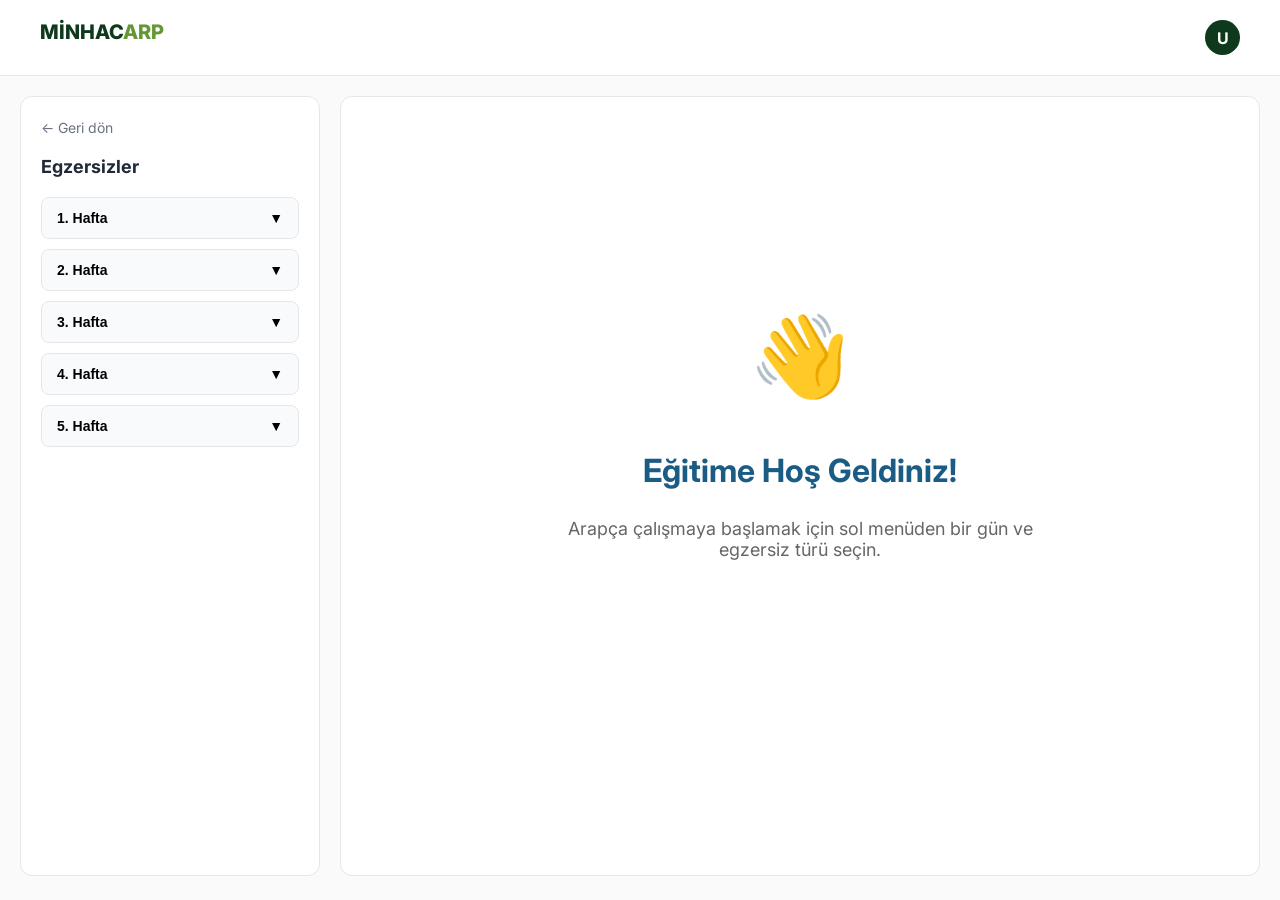
<file: al-pratik-kulubu-dosya/egzersizler.html>
<!DOCTYPE html>
<html lang="tr">
<head>
    <meta charset="UTF-8">
    <meta name="viewport" content="width=device-width, initial-scale=1.0">
    <title>Eğitimler - Minhac Arp</title>
    <link rel="stylesheet" href="style-egzersiz.css">
    <link href="https://fonts.googleapis.com/css2?family=Inter:wght@400;500;600;700&display=swap" rel="stylesheet">
    <style>
        .reading-box {
            position: relative; 
            padding: 45px 20px 20px 20px; 
            background: #fff;
            border-radius: 8px;
            box-shadow: 0 2px 8px rgba(0,0,0,0.05);
            margin-top: 20px;
            min-height: 200px;
        }

        #translate-btn {
            position: absolute;
            top: 10px;
            right: 10px;
            background: #f8f9fa;
            border: 1px solid #ddd;
            border-radius: 5px;
            padding: 5px 15px;
            cursor: pointer;
            font-size: 13px;
            font-weight: 600;
            color: #333;
            z-index: 10;
            transition: all 0.2s ease;
        }

        #translate-btn:hover {
            background: #e2e6ea;
        }

        #reading-text[data-lang="tr"] {
            direction: ltr;
            text-align: left;
            font-size: 16px;
            line-height: 1.6;
        }
        #reading-text[data-lang="ar"] {
            direction: rtl;
            text-align: right;
            font-size: 22px; 
            line-height: 1.8;
        }

        .reading-level-tabs {
            margin-top: 15px;
        }

        .reading-level-tab {
            border: none;
            border-radius: 6px;
            padding: 8px 14px;
            cursor: pointer;
            font-weight: 600;
            background: #f1f3f5;
            color: #333;
            transition: all 0.2s ease;
        }

        .reading-level-tab:hover {
            background: #e2e6ea;
        }

        .reading-level-tab.active {
            background: #222;
            color: #fff;
        }
    </style>
</head>
<body>

    <header class="top-header">
        <button class="mobile-menu-btn" onclick="toggleMobileSidebar()" aria-label="Menüyü aç/kapat">☰</button>
        <div class="logo">MİNHAC<span>ARP</span></div>
        <div class="user-profile">U</div>
    </header>

    <div class="sidebar-overlay" onclick="closeMobileSidebar()"></div>

    <div class="app-container">
        
        <aside class="sidebar">
            <a href="dashboard.html" class="back-btn">← Geri dön</a>
            <h2>Egzersizler</h2>

            <div class="accordion-item active">
                <button class="accordion-header">1. Hafta <span class="arrow">▼</span></button>
                <div class="accordion-content" style="display: block;">
                    
                    <div class="day-item active">
                        <button class="day-header">1.Gün: Zihnini Arapça'ya Kodla <span class="arrow">▼</span></button>
                        <ul class="exercise-list" style="display: block;">
                            <li><button class="ex-btn" data-gun="gun1" data-tur="kelime_egzersizleri">Kelime Egzersizleri</button></li>
                            <li><button class="ex-btn" data-gun="gun1" data-tur="diyaloglar">Diyaloglar</button></li>
                            <li><button class="ex-btn active-ex" data-gun="gun1" data-tur="kelime_alistirmasi">Kelime Alıştırması</button></li>
                            <li><button class="ex-btn" data-gun="gun1" data-tur="okuma_alistirmasi">Okuma Alıştırması</button></li>
                        </ul>
                    </div>

                    <div class="day-item">
                        <button class="day-header">2.Gün: Zihnini Arapça'ya Kodla - Nasılsın Demenin Yolları <span class="arrow">▼</span></button>
                        <ul class="exercise-list" style="display: none;">
                            <li><button class="ex-btn" data-gun="gun2" data-tur="kelime_egzersizleri">Kelime Egzersizleri</button></li>
                            <li><button class="ex-btn" data-gun="gun2" data-tur="diyaloglar">Diyaloglar</button></li>
                            <li><button class="ex-btn" data-gun="gun2" data-tur="kelime_alistirmasi">Kelime Alıştırması</button></li>
                            <li><button class="ex-btn" data-gun="gun2" data-tur="okuma_alistirmasi">Okuma Alıştırması</button></li>
                        </ul>
                    </div>

                    <div class="day-item">
                        <button class="day-header">3.Gün: Arapça En Doğal Şekilde Nasıl Olduğunu Söyle <span class="arrow">▼</span></button>
                        <ul class="exercise-list" style="display: none;">
                            <li><button class="ex-btn" data-gun="gun3" data-tur="kelime_egzersizleri">Kelime Egzersizleri</button></li>
                            <li><button class="ex-btn" data-gun="gun3" data-tur="diyaloglar">Diyaloglar</button></li>
                            <li><button class="ex-btn" data-gun="gun3" data-tur="kelime_alistirmasi">Kelime Alıştırması</button></li>
                            <li><button class="ex-btn" data-gun="gun3" data-tur="okuma_alistirmasi">Okuma Alıştırması</button></li>
                        </ul>
                    </div>

                    <div class="day-item">
                        <button class="day-header">4.Gün: Nasıl Teşekkür Ederiz? <span class="arrow">▼</span></button>
                        <ul class="exercise-list" style="display: none;">
                            <li><button class="ex-btn" data-gun="gun4" data-tur="kelime_egzersizleri">Kelime Egzersizleri</button></li>
                            <li><button class="ex-btn" data-gun="gun4" data-tur="diyaloglar">Diyaloglar</button></li>
                            <li><button class="ex-btn" data-gun="gun4" data-tur="kelime_alistirmasi">Kelime Alıştırması</button></li>
                            <li><button class="ex-btn" data-gun="gun4" data-tur="okuma_alistirmasi">Okuma Alıştırması</button></li>
                        </ul>
                    </div>

                    <div class="day-item">
                        <button class="day-header">5.Gün: Alışverişte Kullanılan Kalıplar - Evrensel Kullanım <span class="arrow">▼</span></button>
                        <ul class="exercise-list" style="display: none;">
                            <li><button class="ex-btn" data-gun="gun5" data-tur="kelime_egzersizleri">Kelime Egzersizleri</button></li>
                            <li><button class="ex-btn" data-gun="gun5" data-tur="diyaloglar">Diyaloglar</button></li>
                            <li><button class="ex-btn" data-gun="gun5" data-tur="kelime_alistirmasi">Kelime Alıştırması</button></li>
                            <li><button class="ex-btn" data-gun="gun5" data-tur="okuma_alistirmasi">Okuma Alıştırması</button></li>
                        </ul>
                    </div>

                    <div class="day-item">
                        <button class="day-header">6.Gün: En Doğal Kalıplarla Özür Dileme <span class="arrow">▼</span></button>
                        <ul class="exercise-list" style="display: none;">
                            <li><button class="ex-btn" data-gun="gun6" data-tur="kelime_egzersizleri">Kelime Egzersizleri</button></li>
                            <li><button class="ex-btn" data-gun="gun6" data-tur="diyaloglar">Diyaloglar</button></li>
                            <li><button class="ex-btn" data-gun="gun6" data-tur="kelime_alistirmasi">Kelime Alıştırması</button></li>
                            <li><button class="ex-btn" data-gun="gun6" data-tur="okuma_alistirmasi">Okuma Alıştırması</button></li>
                        </ul>
                    </div>

                    <div class="day-item">
                        <button class="day-header">7.Gün: Metanet Hoca İle Gelişim Atölyesi <span class="arrow">▼</span></button>
                        <ul class="exercise-list" style="display: none;">
                            <li><button class="ex-btn" data-gun="gun7" data-tur="kelime_egzersizleri">Kelime Egzersizleri</button></li>
                            <li><button class="ex-btn" data-gun="gun7" data-tur="diyaloglar">Diyaloglar</button></li>
                            <li><button class="ex-btn" data-gun="gun7" data-tur="kelime_alistirmasi">Kelime Alıştırması</button></li>
                            <li><button class="ex-btn" data-gun="gun7" data-tur="okuma_alistirmasi">Okuma Alıştırması</button></li>
                        </ul>
                    </div>

                </div>
            </div>

            <div class="accordion-item">
                <button class="accordion-header">2. Hafta <span class="arrow">▼</span></button>
                <div class="accordion-content" style="display: none;">
                    
                    <div class="day-item">
                        <button class="day-header">8.Gün: En Doğal Kalıplarla Arapça Telefonda Konuş <span class="arrow">▼</span></button>
                        <ul class="exercise-list" style="display: none;">
                            <li><button class="ex-btn" data-gun="gun8" data-tur="kelime_egzersizleri">Kelime Egzersizleri</button></li>
                            <li><button class="ex-btn" data-gun="gun8" data-tur="diyaloglar">Diyaloglar</button></li>
                            <li><button class="ex-btn" data-gun="gun8" data-tur="kelime_alistirmasi">Kelime Alıştırması</button></li>
                            <li><button class="ex-btn" data-gun="gun8" data-tur="okuma_alistirmasi">Okuma Alıştırması</button></li>
                        </ul>
                    </div>

                    <div class="day-item">
                        <button class="day-header">9.Gün: Bilgi Almak İçin Soru Sorma Şekli <span class="arrow">▼</span></button>
                        <ul class="exercise-list" style="display: none;">
                            <li><button class="ex-btn" data-gun="gun9" data-tur="kelime_egzersizleri">Kelime Egzersizleri</button></li>
                            <li><button class="ex-btn" data-gun="gun9" data-tur="diyaloglar">Diyaloglar</button></li>
                            <li><button class="ex-btn" data-gun="gun9" data-tur="kelime_alistirmasi">Kelime Alıştırması</button></li>
                            <li><button class="ex-btn" data-gun="gun9" data-tur="okuma_alistirmasi">Okuma Alıştırması</button></li>
                        </ul>
                    </div>

                    <div class="day-item">
                        <button class="day-header">10.Gün: 'Bilmiyorum' Demenin Doğru Yolu! <span class="arrow">▼</span></button>
                        <ul class="exercise-list" style="display: none;">
                            <li><button class="ex-btn" data-gun="gun10" data-tur="kelime_egzersizleri">Kelime Egzersizleri</button></li>
                            <li><button class="ex-btn" data-gun="gun10" data-tur="diyaloglar">Diyaloglar</button></li>
                            <li><button class="ex-btn" data-gun="gun10" data-tur="kelime_alistirmasi">Kelime Alıştırması</button></li>
                            <li><button class="ex-btn" data-gun="gun10" data-tur="okuma_alistirmasi">Okuma Alıştırması</button></li>
                        </ul>
                    </div>

                    <div class="day-item">
                        <button class="day-header">11.Gün: Doğal Kalıplarla Fikir Sor/Fikrini Belirt <span class="arrow">▼</span></button>
                        <ul class="exercise-list" style="display: none;">
                            <li><button class="ex-btn" data-gun="gun11" data-tur="kelime_egzersizleri">Kelime Egzersizleri</button></li>
                            <li><button class="ex-btn" data-gun="gun11" data-tur="diyaloglar">Diyaloglar</button></li>
                            <li><button class="ex-btn" data-gun="gun11" data-tur="kelime_alistirmasi">Kelime Alıştırması</button></li>
                            <li><button class="ex-btn" data-gun="gun11" data-tur="okuma_alistirmasi">Okuma Alıştırması</button></li>
                        </ul>
                    </div>

                    <div class="day-item">
                        <button class="day-header">12.Gün: Arapça'da En Doğal Havaalanı İfadeleri <span class="arrow">▼</span></button>
                        <ul class="exercise-list" style="display: none;">
                            <li><button class="ex-btn" data-gun="gun12" data-tur="kelime_egzersizleri">Kelime Egzersizleri</button></li>
                            <li><button class="ex-btn" data-gun="gun12" data-tur="diyaloglar">Diyaloglar</button></li>
                            <li><button class="ex-btn" data-gun="gun12" data-tur="kelime_alistirmasi">Kelime Alıştırması</button></li>
                            <li><button class="ex-btn" data-gun="gun12" data-tur="okuma_alistirmasi">Okuma Alıştırması</button></li>
                        </ul>
                    </div>

                    <div class="day-item">
                        <button class="day-header">13.Gün: Arapça'da En Doğal Otel İfadeleri <span class="arrow">▼</span></button>
                        <ul class="exercise-list" style="display: none;">
                            <li><button class="ex-btn" data-gun="gun13" data-tur="kelime_egzersizleri">Kelime Egzersizleri</button></li>
                            <li><button class="ex-btn" data-gun="gun13" data-tur="diyaloglar">Diyaloglar</button></li>
                            <li><button class="ex-btn" data-gun="gun13" data-tur="kelime_alistirmasi">Kelime Alıştırması</button></li>
                            <li><button class="ex-btn" data-gun="gun13" data-tur="okuma_alistirmasi">Okuma Alıştırması</button></li>
                        </ul>
                    </div>

                    <div class="day-item">
                        <button class="day-header">14.Gün: Metanet Hoca İle Gelişim Atölyesi <span class="arrow">▼</span></button>
                        <ul class="exercise-list" style="display: none;">
                            <li><button class="ex-btn" data-gun="gun14" data-tur="kelime_egzersizleri">Kelime Egzersizleri</button></li>
                            <li><button class="ex-btn" data-gun="gun14" data-tur="diyaloglar">Diyaloglar</button></li>
                            <li><button class="ex-btn" data-gun="gun14" data-tur="kelime_alistirmasi">Kelime Alıştırması</button></li>
                            <li><button class="ex-btn" data-gun="gun14" data-tur="okuma_alistirmasi">Okuma Alıştırması</button></li>
                        </ul>
                    </div>

                </div>
            </div>

            <div class="accordion-item">
                <button class="accordion-header">3. Hafta <span class="arrow">▼</span></button>
                <div class="accordion-content" style="display: none;">
                    
                    <div class="day-item">
                        <button class="day-header">15.Gün: Gelecek Planlardan Bahsetme <span class="arrow">▼</span></button>
                        <ul class="exercise-list" style="display: none;">
                            <li><button class="ex-btn" data-gun="gun15" data-tur="kelime_egzersizleri">Kelime Egzersizleri</button></li>
                            <li><button class="ex-btn" data-gun="gun15" data-tur="diyaloglar">Diyaloglar</button></li>
                            <li><button class="ex-btn" data-gun="gun15" data-tur="kelime_alistirmasi">Kelime Alıştırması</button></li>
                            <li><button class="ex-btn" data-gun="gun15" data-tur="okuma_alistirmasi">Okuma Alıştırması</button></li>
                        </ul>
                    </div>

                    <div class="day-item">
                        <button class="day-header">16.Gün: Beğenip/Beğenmediğini İfade Etmenin Yolları <span class="arrow">▼</span></button>
                        <ul class="exercise-list" style="display: none;">
                            <li><button class="ex-btn" data-gun="gun16" data-tur="kelime_egzersizleri">Kelime Egzersizleri</button></li>
                            <li><button class="ex-btn" data-gun="gun16" data-tur="diyaloglar">Diyaloglar</button></li>
                            <li><button class="ex-btn" data-gun="gun16" data-tur="kelime_alistirmasi">Kelime Alıştırması</button></li>
                            <li><button class="ex-btn" data-gun="gun16" data-tur="okuma_alistirmasi">Okuma Alıştırması</button></li>
                        </ul>
                    </div>

                    <div class="day-item">
                        <button class="day-header">17.Gün: En Doğal Kalıplarla İlişkini Tanımla <span class="arrow">▼</span></button>
                        <ul class="exercise-list" style="display: none;">
                            <li><button class="ex-btn" data-gun="gun17" data-tur="kelime_egzersizleri">Kelime Egzersizleri</button></li>
                            <li><button class="ex-btn" data-gun="gun17" data-tur="diyaloglar">Diyaloglar</button></li>
                            <li><button class="ex-btn" data-gun="gun17" data-tur="kelime_alistirmasi">Kelime Alıştırması</button></li>
                            <li><button class="ex-btn" data-gun="gun17" data-tur="okuma_alistirmasi">Okuma Alıştırması</button></li>
                        </ul>
                    </div>

                    <div class="day-item">
                        <button class="day-header">18.Gün: En Doğal Hatırlama; Hatırlatma ve Unutma İfadeleri <span class="arrow">▼</span></button>
                        <ul class="exercise-list" style="display: none;">
                            <li><button class="ex-btn" data-gun="gun18" data-tur="kelime_egzersizleri">Kelime Egzersizleri</button></li>
                            <li><button class="ex-btn" data-gun="gun18" data-tur="diyaloglar">Diyaloglar</button></li>
                            <li><button class="ex-btn" data-gun="gun18" data-tur="kelime_alistirmasi">Kelime Alıştırması</button></li>
                            <li><button class="ex-btn" data-gun="gun18" data-tur="okuma_alistirmasi">Okuma Alıştırması</button></li>
                        </ul>
                    </div>

                    <div class="day-item">
                        <button class="day-header">19.Gün: En Doğal Kalıplarla Arapça Yardım İste <span class="arrow">▼</span></button>
                        <ul class="exercise-list" style="display: none;">
                            <li><button class="ex-btn" data-gun="gun19" data-tur="kelime_egzersizleri">Kelime Egzersizleri</button></li>
                            <li><button class="ex-btn" data-gun="gun19" data-tur="diyaloglar">Diyaloglar</button></li>
                            <li><button class="ex-btn" data-gun="gun19" data-tur="kelime_alistirmasi">Kelime Alıştırması</button></li>
                            <li><button class="ex-btn" data-gun="gun19" data-tur="okuma_alistirmasi">Okuma Alıştırması</button></li>
                        </ul>
                    </div>

                    <div class="day-item">
                        <button class="day-header">20.Gün: Arapça'da Doktor Randevusu İfadeleri <span class="arrow">▼</span></button>
                        <ul class="exercise-list" style="display: none;">
                            <li><button class="ex-btn" data-gun="gun20" data-tur="kelime_egzersizleri">Kelime Egzersizleri</button></li>
                            <li><button class="ex-btn" data-gun="gun20" data-tur="diyaloglar">Diyaloglar</button></li>
                            <li><button class="ex-btn" data-gun="gun20" data-tur="kelime_alistirmasi">Kelime Alıştırması</button></li>
                            <li><button class="ex-btn" data-gun="gun20" data-tur="okuma_alistirmasi">Okuma Alıştırması</button></li>
                        </ul>
                    </div>

                    <div class="day-item">
                        <button class="day-header">21.Gün: Metanet Hoca İle Gelişim Atölyesi <span class="arrow">▼</span></button>
                        <ul class="exercise-list" style="display: none;">
                            <li><button class="ex-btn" data-gun="gun21" data-tur="kelime_egzersizleri">Kelime Egzersizleri</button></li>
                            <li><button class="ex-btn" data-gun="gun21" data-tur="diyaloglar">Diyaloglar</button></li>
                            <li><button class="ex-btn" data-gun="gun21" data-tur="kelime_alistirmasi">Kelime Alıştırması</button></li>
                            <li><button class="ex-btn" data-gun="gun21" data-tur="okuma_alistirmasi">Okuma Alıştırması</button></li>
                        </ul>
                    </div>

                </div>
            </div>

            <div class="accordion-item">
                <button class="accordion-header">4. Hafta <span class="arrow">▼</span></button>
                <div class="accordion-content" style="display: none;">
                    
                    <div class="day-item">
                        <button class="day-header">22.Gün: Geçmişte Anılardan Bahsetme <span class="arrow">▼</span></button>
                        <ul class="exercise-list" style="display: none;">
                            <li><button class="ex-btn" data-gun="gun22" data-tur="kelime_egzersizleri">Kelime Egzersizleri</button></li>
                            <li><button class="ex-btn" data-gun="gun22" data-tur="diyaloglar">Diyaloglar</button></li>
                            <li><button class="ex-btn" data-gun="gun22" data-tur="kelime_alistirmasi">Kelime Alıştırması</button></li>
                            <li><button class="ex-btn" data-gun="gun22" data-tur="okuma_alistirmasi">Okuma Alıştırması</button></li>
                        </ul>
                    </div>

                    <div class="day-item">
                        <button class="day-header">23.Gün: Hayat Boyu Yaşanan Deneyimler İçin Arapça Kalıplar <span class="arrow">▼</span></button>
                        <ul class="exercise-list" style="display: none;">
                            <li><button class="ex-btn" data-gun="gun23" data-tur="kelime_egzersizleri">Kelime Egzersizleri</button></li>
                            <li><button class="ex-btn" data-gun="gun23" data-tur="diyaloglar">Diyaloglar</button></li>
                            <li><button class="ex-btn" data-gun="gun23" data-tur="kelime_alistirmasi">Kelime Alıştırması</button></li>
                            <li><button class="ex-btn" data-gun="gun23" data-tur="okuma_alistirmasi">Okuma Alıştırması</button></li>
                        </ul>
                    </div>

                    <div class="day-item">
                        <button class="day-header">24.Gün: Öneri İfade Şekilleri <span class="arrow">▼</span></button>
                        <ul class="exercise-list" style="display: none;">
                            <li><button class="ex-btn" data-gun="gun24" data-tur="kelime_egzersizleri">Kelime Egzersizleri</button></li>
                            <li><button class="ex-btn" data-gun="gun24" data-tur="diyaloglar">Diyaloglar</button></li>
                            <li><button class="ex-btn" data-gun="gun24" data-tur="kelime_alistirmasi">Kelime Alıştırması</button></li>
                            <li><button class="ex-btn" data-gun="gun24" data-tur="okuma_alistirmasi">Okuma Alıştırması</button></li>
                        </ul>
                    </div>

                    <div class="day-item">
                        <button class="day-header">25.Gün: İş Hayatında En Çok İhtiyaç Duyulan Kalıplar <span class="arrow">▼</span></button>
                        <ul class="exercise-list" style="display: none;">
                            <li><button class="ex-btn" data-gun="gun25" data-tur="kelime_egzersizleri">Kelime Egzersizleri</button></li>
                            <li><button class="ex-btn" data-gun="gun25" data-tur="diyaloglar">Diyaloglar</button></li>
                            <li><button class="ex-btn" data-gun="gun25" data-tur="kelime_alistirmasi">Kelime Alıştırması</button></li>
                            <li><button class="ex-btn" data-gun="gun25" data-tur="okuma_alistirmasi">Okuma Alıştırması</button></li>
                        </ul>
                    </div>

                    <div class="day-item">
                        <button class="day-header">26.Gün: En Doğal Kalıplarla Arapça Hava Durumu <span class="arrow">▼</span></button>
                        <ul class="exercise-list" style="display: none;">
                            <li><button class="ex-btn" data-gun="gun26" data-tur="kelime_egzersizleri">Kelime Egzersizleri</button></li>
                            <li><button class="ex-btn" data-gun="gun26" data-tur="diyaloglar">Diyaloglar</button></li>
                            <li><button class="ex-btn" data-gun="gun26" data-tur="kelime_alistirmasi">Kelime Alıştırması</button></li>
                            <li><button class="ex-btn" data-gun="gun26" data-tur="okuma_alistirmasi">Okuma Alıştırması</button></li>
                        </ul>
                    </div>

                    <div class="day-item">
                        <button class="day-header">27.Gün: En Doğal Kalıplarla Arapça Yol Tarifi <span class="arrow">▼</span></button>
                        <ul class="exercise-list" style="display: none;">
                            <li><button class="ex-btn" data-gun="gun27" data-tur="kelime_egzersizleri">Kelime Egzersizleri</button></li>
                            <li><button class="ex-btn" data-gun="gun27" data-tur="diyaloglar">Diyaloglar</button></li>
                            <li><button class="ex-btn" data-gun="gun27" data-tur="kelime_alistirmasi">Kelime Alıştırması</button></li>
                            <li><button class="ex-btn" data-gun="gun27" data-tur="okuma_alistirmasi">Okuma Alıştırması</button></li>
                        </ul>
                    </div>

                    <div class="day-item">
                        <button class="day-header">28.Gün: Metanet Hoca İle Gelişim Atölyesi <span class="arrow">▼</span></button>
                        <ul class="exercise-list" style="display: none;">
                            <li><button class="ex-btn" data-gun="gun28" data-tur="kelime_egzersizleri">Kelime Egzersizleri</button></li>
                            <li><button class="ex-btn" data-gun="gun28" data-tur="diyaloglar">Diyaloglar</button></li>
                            <li><button class="ex-btn" data-gun="gun28" data-tur="kelime_alistirmasi">Kelime Alıştırması</button></li>
                            <li><button class="ex-btn" data-gun="gun28" data-tur="okuma_alistirmasi">Okuma Alıştırması</button></li>
                        </ul>
                    </div>

                </div>
            </div>

            <div class="accordion-item">
                <button class="accordion-header">5. Hafta <span class="arrow">▼</span></button>
                <div class="accordion-content" style="display: none;">
                    
                    <div class="day-item">
                        <button class="day-header">29.Gün: En Doğal Kalıplarla Yaşından Bahset <span class="arrow">▼</span></button>
                        <ul class="exercise-list" style="display: none;">
                            <li><button class="ex-btn" data-gun="gun29" data-tur="kelime_egzersizleri">Kelime Egzersizleri</button></li>
                            <li><button class="ex-btn" data-gun="gun29" data-tur="diyaloglar">Diyaloglar</button></li>
                            <li><button class="ex-btn" data-gun="gun29" data-tur="kelime_alistirmasi">Kelime Alıştırması</button></li>
                            <li><button class="ex-btn" data-gun="gun29" data-tur="okuma_alistirmasi">Okuma Alıştırması</button></li>
                        </ul>
                    </div>

                    <div class="day-item">
                        <button class="day-header">30.Gün: Konuşmayı Sonlandırma Kalıpları <span class="arrow">▼</span></button>
                        <ul class="exercise-list" style="display: none;">
                            <li><button class="ex-btn" data-gun="gun30" data-tur="kelime_egzersizleri">Kelime Egzersizleri</button></li>
                            <li><button class="ex-btn" data-gun="gun30" data-tur="diyaloglar">Diyaloglar</button></li>
                            <li><button class="ex-btn" data-gun="gun30" data-tur="kelime_alistirmasi">Kelime Alıştırması</button></li>
                            <li><button class="ex-btn" data-gun="gun30" data-tur="okuma_alistirmasi">Okuma Alıştırması</button></li>
                        </ul>
                    </div>

                    <div class="day-item">
                        <button class="day-header">31.Gün: Tanıştırma Kalıpları <span class="arrow">▼</span></button>
                        <ul class="exercise-list" style="display: none;">
                            <li><button class="ex-btn" data-gun="gun31" data-tur="kelime_egzersizleri">Kelime Egzersizleri</button></li>
                            <li><button class="ex-btn" data-gun="gun31" data-tur="diyaloglar">Diyaloglar</button></li>
                            <li><button class="ex-btn" data-gun="gun31" data-tur="kelime_alistirmasi">Kelime Alıştırması</button></li>
                            <li><button class="ex-btn" data-gun="gun31" data-tur="okuma_alistirmasi">Okuma Alıştırması</button></li>
                        </ul>
                    </div>

                </div>
            </div>

        </aside>

        <main class="main-content">
            <div class="content-header">
                <p>Kelime listesini çalış, egzersizi tamamla.</p>
            </div>

            <div class="tabs-container">
                <button class="tab-badge">Günün Kelimeleri</button>
                
                <div class="action-tabs">
                    <button class="action-tab active">Kartlar</button>
                    <button class="action-tab">Öğrenme</button>
                    <button class="action-tab">Çoktan Seçmeli</button>
                    <button class="action-tab">Doğru/Yanlış</button>
                    <button class="action-tab">Eşleştirme</button>
                </div>

                <div id="okuma-alistirmasi-alani" style="display: none;">
                
                <div class="action-tabs reading-level-tabs">
                    <button class="reading-level-tab active" data-seviye="basit">Basit</button>
                    <button class="reading-level-tab" data-seviye="orta">Orta</button>
                    <button class="reading-level-tab" data-seviye="ileri">İleri</button>
                </div>

                <div class="reading-box"> 
                    <button id="translate-btn" onclick="toggleTranslation()" title="Türkçe/Arapça Değiştir">
                        <span id="btn-text">TR</span>
                    </button>
                
                    <p id="reading-text" data-lang="ar">
                        Arapça metin buraya gelecek...
                    </p>
                </div>
                
                <div class="bottom-controls" style="margin-top: 20px;">
                    <button class="btn btn-primary">Alıştırmayı Tamamla</button>
                </div>

            </div>

                <div id="flashcard-alani" class="flashcard-container">
                    <div class="flashcard">
                        <span class="status-badge">✓ Öğrenildi</span>
                        <h1 class="word">مرحباً <span class="audio-icon">🔊</span></h1>
                    </div>
                </div>

                <div id="flashcard-controls" class="bottom-controls">
                    <button class="btn btn-outline">Önceki</button>
                    <button class="btn btn-outline">Biliyorum</button>
                    <button class="btn btn-primary">Sonraki</button>
                </div>
            </div>
        </main>

    </div>
    <script src="icerik.js"></script>
    <script src="script.js"></script>
    <script>
        /*
            Bu bölüm sadece bu HTML dosyasındaki okuma/çeviri tarafını sağlamlaştırır.
            Mevcut sayfa mantığını bozmaz:
            - Hafta/gün menüsü aynı kalır.
            - Kelime kartları aynı kalır.
            - Okuma alıştırması seçilince okuma alanı görünür, kart alanı gizlenir.
            - Başka egzersiz seçilince kart alanı geri gelir.
            - Çeviri artık demo metinle gerçek metni ezmez.
        */

        let isTurkish = false;
        let aktifSeviye = "basit";

        function normalizeKey(value) {
            return String(value || "")
                .trim()
                .toLowerCase()
                .replaceAll("ı", "i")
                .replaceAll("ğ", "g")
                .replaceAll("ü", "u")
                .replaceAll("ş", "s")
                .replaceAll("ö", "o")
                .replaceAll("ç", "c");
        }

        function getAktifGun() {
            const aktifButon = document.querySelector(".ex-btn.active-ex");
            return aktifButon ? aktifButon.dataset.gun : "gun1";
        }

        function getAktifTur() {
            const aktifButon = document.querySelector(".ex-btn.active-ex");
            return aktifButon ? aktifButon.dataset.tur : "kelime_alistirmasi";
        }

        function getReadingTextElement() {
            return document.getElementById("reading-text");
        }

        function resetTranslationState() {
            const textElement = getReadingTextElement();
            const btnText = document.getElementById("btn-text");

            isTurkish = false;

            if (btnText) {
                btnText.innerText = "TR";
            }

            if (textElement) {
                textElement.setAttribute("data-lang", "ar");
            }
        }

        function setReadingContent(arabicText, turkishText) {
            const textElement = getReadingTextElement();

            if (!textElement) return;

            textElement.dataset.ar = arabicText || "";
            textElement.dataset.tr = turkishText || "";
            textElement.innerText = arabicText || "Arapça metin bulunamadı.";
            textElement.setAttribute("data-lang", "ar");

            resetTranslationState();
        }

        function readNestedValue(obj, keys) {
            let current = obj;

            for (const key of keys) {
                if (!current || typeof current !== "object") return null;
                current = current[key];
            }

            return current;
        }

        function extractReadingPair(candidate) {
            if (!candidate || typeof candidate !== "object") return null;

            const arabicText =
                candidate.ar ||
                candidate.arapca ||
                candidate.arabic ||
                candidate.metin ||
                candidate.text ||
                candidate.icerik ||
                candidate[aktifSeviye];

            const turkishText =
                candidate.tr ||
                candidate.turkce ||
                candidate.turkish ||
                candidate.ceviri ||
                candidate.translation ||
                candidate[aktifSeviye + "_tr"];

            if (!arabicText && !turkishText) return null;

            return {
                ar: arabicText || "",
                tr: turkishText || ""
            };
        }

        function findReadingPairFromKnownSources(gun, seviye) {
            /*
                Bu fonksiyon icerik.js dosyandaki değişken adını kesin bilmeden
                yaygın veri şekillerini denemek için var.

                Desteklenen örnek yapılar:

                window.okumaMetinleri = {
                    gun1: {
                        basit: { ar: "...", tr: "..." },
                        orta: { ar: "...", tr: "..." },
                        ileri: { ar: "...", tr: "..." }
                    }
                }

                veya:

                window.icerikler = {
                    gun1: {
                        okuma_alistirmasi: {
                            basit: { arapca: "...", turkce: "..." }
                        }
                    }
                }
            */

            const sources = [
                window.okumaMetinleri,
                window.okumaMetinleriData,
                window.icerikler,
                window.icerik,
                window.egzersizIcerikleri,
                window.data
            ].filter(Boolean);

            const pathsToTry = [
                [gun, seviye],
                [gun, "okuma_alistirmasi", seviye],
                [gun, "okumaAlistirmasi", seviye],
                ["okuma_alistirmasi", gun, seviye],
                ["okumaAlistirmasi", gun, seviye],
                [seviye],
                [gun]
            ];

            for (const source of sources) {
                for (const path of pathsToTry) {
                    const value = readNestedValue(source, path);
                    const pair = extractReadingPair(value);

                    if (pair) return pair;
                }
            }

            return null;
        }

        function loadReadingContent() {
            const textElement = getReadingTextElement();
            if (!textElement) return;

            const gun = getAktifGun();
            const pair = findReadingPairFromKnownSources(gun, aktifSeviye);

            if (pair) {
                setReadingContent(pair.ar, pair.tr);
                return;
            }

            /*
                Dışarıdaki script.js zaten metni yüklediyse onu bozmayalım.
                Ancak data-ar yoksa mevcut Arapça metni data-ar olarak saklayalım.
            */
            if (!textElement.dataset.ar && textElement.innerText.trim()) {
                textElement.dataset.ar = textElement.innerText.trim();
            }

            resetTranslationState();
        }

        function toggleTranslation() {
            const textElement = getReadingTextElement();
            const btnText = document.getElementById("btn-text");

            if (!textElement || !btnText) return;

            const arabicText = textElement.dataset.ar || textElement.innerText.trim();
            const turkishText = textElement.dataset.tr || "";

            if (!isTurkish) {
                if (!turkishText) {
                    /*
                        Eski koddaki demo metin burada gerçek metni eziyordu.
                        Türkçe çeviri yoksa metni değiştirmiyoruz.
                    */
                    btnText.innerText = "TR";
                    return;
                }

                textElement.innerText = turkishText;
                textElement.setAttribute("data-lang", "tr");
                btnText.innerText = "AR";
                isTurkish = true;
            } else {
                textElement.innerText = arabicText;
                textElement.setAttribute("data-lang", "ar");
                btnText.innerText = "TR";
                isTurkish = false;
            }
        }

        function showReadingArea() {
            const readingArea = document.getElementById("okuma-alistirmasi-alani");
            const flashcardArea = document.getElementById("flashcard-alani");
            const flashcardControls = document.getElementById("flashcard-controls");

            if (readingArea) readingArea.style.display = "block";
            if (flashcardArea) flashcardArea.style.display = "none";
            if (flashcardControls) flashcardControls.style.display = "none";

            loadReadingContent();
        }

        function showFlashcardArea() {
            const readingArea = document.getElementById("okuma-alistirmasi-alani");
            const flashcardArea = document.getElementById("flashcard-alani");
            const flashcardControls = document.getElementById("flashcard-controls");

            if (readingArea) readingArea.style.display = "none";
            if (flashcardArea) flashcardArea.style.display = "block";
            if (flashcardControls) flashcardControls.style.display = "flex";

            resetTranslationState();
        }

        document.addEventListener("DOMContentLoaded", function () {
            const exerciseButtons = document.querySelectorAll(".ex-btn");
            const levelButtons = document.querySelectorAll(".reading-level-tab");

            exerciseButtons.forEach(function (button) {
                button.addEventListener("click", function () {
                    exerciseButtons.forEach(btn => btn.classList.remove("active-ex"));
                    button.classList.add("active-ex");

                    const tur = button.dataset.tur;

                    if (tur === "okuma_alistirmasi") {
                        showReadingArea();
                    } else {
                        showFlashcardArea();
                    }
                });
            });

            levelButtons.forEach(function (button) {
                button.addEventListener("click", function () {
                    levelButtons.forEach(btn => btn.classList.remove("active"));
                    button.classList.add("active");

                    aktifSeviye = button.dataset.seviye || normalizeKey(button.innerText);
                    loadReadingContent();
                });
            });

            /*
                Sayfa ilk açıldığında aktif egzersiz neyse görünümü ona göre ayarla.
            */
            if (getAktifTur() === "okuma_alistirmasi") {
                showReadingArea();
            } else {
                showFlashcardArea();
            }
        });
              function toggleMobileSidebar() {
            document.body.classList.toggle("sidebar-open");
        }

        function closeMobileSidebar() {
            document.body.classList.remove("sidebar-open");
        }

        document.addEventListener("click", function (event) {
            if (event.target.closest(".ex-btn") && window.innerWidth <= 768) {
                closeMobileSidebar();
            }
        });
    </script>
</body>
</html>
</file>
<file: style.css>
/* style.css dosyası */
:root {
    /* Ana Renkler (Görselden türetilen) */
    --primary-bg: #f5f6f8;
    --card-bg: #ffffff;
    --main-text: #2d3136;
    --secondary-text: #5e6471;
    --highlight-color: #5c67f2;
    --cta-color: #6c757d;
    --border-color: #e8ebef;
    
    /* Özel Beceri Renkleri */
    --pron-color: #836df3;
    --word-color: #4dc2eb;
    --dial-color: #ffb74d;
    --news-color: #ff8a65;
    
    /* Uygulama Kartı Renkleri */
    --app-sohbet-color: #db2cf8;
    --app-egzersiz-color: #e87b28;
    --app-avatar-color: #e83a2d;
    --app-diyalog-color: #1a8f4c;
    
    /* Rozet Renkleri */
    --badge-pro-color: #a46dff;
    --badge-tec-color: #40c4ff;
    --badge-diy-color: #ffb74d;

    /* Global Boşluklar ve Yarıçaplar */
    --spacing: 20px;
    --radius: 20px;
}

body {
    margin: 0;
    font-family: 'Inter', sans-serif;
    background-color: var(--primary-bg);
    color: var(--main-text);
}

.dashboard-container {
    max-width: 1200px;
    margin: 20px auto;
    padding: var(--spacing);
    display: flex;
    flex-direction: column;
    gap: var(--spacing);
}

/* Global Kart Stili */
.card {
    background-color: var(--card-bg);
    border: 1px solid var(--border-color);
    border-radius: var(--radius);
    padding: var(--spacing);
    box-sizing: border-box;
}

.card-inner {
    background-color: #fcfdfe;
    border: 1px solid #f1f3f5;
    border-radius: 12px;
    padding: 15px;
}

/* Header */
.main-header {
    display: flex;
    justify-content: space-between;
    align-items: center;
    border-bottom: 2px solid var(--border-color);
    padding-bottom: 10px;
}

.header-left {
    display: flex;
    align-items: center;
    gap: 10px;
}

.logo-circle {
    display: flex;
    justify-content: center;
    align-items: center;
    width: 40px;
    height: 40px;
    background-color: #f1f3f5;
    border-radius: 50%;
    font-size: 20px;
    font-weight: 800;
}

.header-titles h1 {
    margin: 0;
    font-size: 18px;
    font-weight: 700;
}

.header-titles p {
    margin: 0;
    font-size: 14px;
    color: var(--secondary-text);
}

.avatar-circle {
    display: flex;
    justify-content: center;
    align-items: center;
    width: 40px;
    height: 40px;
    background-color: #ced4da;
    border-radius: 50%;
    color: var(--card-bg);
    font-weight: 600;
}

/* Main Content (2 Columns) */
.main-content {
    display: grid;
    grid-template-columns: 2fr 1fr;
    gap: var(--spacing);
}

/* Left Column */
.left-section {
    display: flex;
    flex-direction: column;
    gap: var(--spacing);
}

.video-card {
    aspect-ratio: 16 / 9;
    padding: 0;
}

.video-player {
    width: 100%;
    height: 100%;
    display: flex;
    justify-content: center;
    align-items: center;
    background-color: #000;
    border-radius: var(--radius);
}

.play-icon-placeholder {
    font-size: 40px;
    color: var(--card-bg);
}

.feature-bar {
    display: flex;
    justify-content: space-between;
    padding: 10px var(--spacing);
}

.feature-item {
    display: flex;
    align-items: center;
    gap: 8px;
}

.feature-item .icon {
    font-size: 18px;
}

.feature-item p {
    margin: 0;
    font-size: 14px;
    font-weight: 500;
    color: var(--main-text);
}

/* Right Column (Learning Progress) */
.right-section {
    display: flex;
    flex-direction: column;
    justify-content: center;
    align-items: center;
}

.right-section h2 {
    margin-top: 0;
    font-size: 16px;
    font-weight: 600;
    width: 100%;
    text-align: left;
}

.total-completed {
    margin-top: -10px;
    margin-bottom: 10px;
    text-align: center;
}

.total-completed .value {
    font-size: 36px;
    font-weight: 800;
}

.total-completed p {
    margin: -10px 0 0;
    font-size: 14px;
    color: var(--secondary-text);
}

.skill-list {
    list-style: none;
    padding: 0;
    margin: 0;
    width: 100%;
}

.skill-item {
    display: flex;
    align-items: center;
    gap: 10px;
    padding: 10px 0;
    border-top: 1px solid var(--border-color);
}

.skill-item:first-child {
    border-top: none;
}

.skill-item .icon {
    width: 32px;
    height: 32px;
    display: flex;
    justify-content: center;
    align-items: center;
    border-radius: 8px;
    font-size: 16px;
}

.skill-pron { background-color: #f1eeff; color: var(--pron-color); }
.skill-word { background-color: #ecf8ff; color: var(--word-color); }
.skill-dial { background-color: #fff8ee; color: var(--dial-color); }
.skill-news { background-color: #fff3f0; color: var(--news-color); }

.skill-details h3 {
    margin: 0;
    font-size: 14px;
    font-weight: 600;
}

.skill-details p {
    margin: 0;
    font-size: 12px;
    color: var(--secondary-text);
}

.skill-item .score {
    margin-left: auto;
    font-size: 14px;
    font-weight: 700;
}

.cta-button {
    margin-top: auto;
    width: 100%;
    padding: 10px;
    background-color: var(--cta-color);
    color: var(--card-bg);
    border: none;
    border-radius: 8px;
    font-size: 14px;
    font-weight: 600;
    cursor: pointer;
}

/* App List Grid */
.app-section {
    display: flex;
    flex-direction: column;
    gap: var(--spacing);
    margin-top: var(--spacing);
    border-top: 2px solid var(--border-color);
    padding-top: var(--spacing);
}

.app-header {
    text-align: center;
}

.app-header h2 {
    margin: 0;
    font-size: 20px;
    font-weight: 700;
}

.app-header p {
    margin: 0;
    font-size: 14px;
    color: var(--secondary-text);
}

.app-grid {
    display: grid;
    grid-template-columns: repeat(4, 1fr);
    gap: var(--spacing);
}

.app-card {
    position: relative;
    padding: 15px;
    display: flex;
    flex-direction: column;
    justify-content: center;
    align-items: center;
    text-align: center;
}

.app-icon-placeholder {
    width: 40px;
    height: 40px;
    background-color: #f1f3f5;
    border-radius: 10px;
    display: flex;
    justify-content: center;
    align-items: center;
    font-size: 20px;
    margin-bottom: 10px;
}

.app-meta p {
    margin: 0;
    font-size: 11px;
    color: var(--card-bg);
    padding: 1px 6px;
    border-radius: 4px;
    font-weight: 500;
    display: inline-block;
}

.app-meta h3 {
    margin: 3px 0 10px;
    font-size: 15px;
    font-weight: 700;
}

.app-description {
    font-size: 12px;
    color: var(--secondary-text);
}

.app-description p { margin-bottom: 10px; }

.app-description ul {
    list-style: none;
    padding: 0;
    margin: 0;
    text-align: left;
    display: inline-block;
}

.app-description li {
    font-size: 11px;
    margin-bottom: 3px;
    display: flex;
    align-items: center;
    gap: 4px;
}

.app-start-button {
    width: 100%;
    padding: 8px;
    border: none;
    border-radius: 8px;
    font-size: 14px;
    font-weight: 600;
    cursor: pointer;
    color: var(--card-bg);
    margin-top: auto;
}

/* App-specific Colors */
.app-sohbet h3, .start-sohbet { background-color: var(--app-sohbet-color); }
.app-meta p, .app-sohbet-color { background-color: #fce8ff; color: var(--app-sohbet-color); }

.app-egzersiz h3, .start-egzersiz { background-color: var(--app-egzersiz-color); }
.app-egzersiz-color { background-color: #fff4e8; color: var(--app-egzersiz-color); }

.app-avatar h3, .start-avatar { background-color: var(--app-avatar-color); }
.app-avatar-color { background-color: #fff0ef; color: var(--app-avatar-color); }

.app-diyalog h3, .start-diyalog { background-color: var(--app-diyalog-color); }
.app-diyalog-color { background-color: #e8fff0; color: var(--app-diyalog-color); }

/* Bottom Panels */
.bottom-panels {
    display: grid;
    grid-template-columns: repeat(2, 1fr);
    gap: var(--spacing);
    margin-top: var(--spacing);
    border-top: 2px solid var(--border-color);
    padding-top: var(--spacing);
}

/* Bottom Left Section (Progress) */
.bottom-left-section {
    display: flex;
    flex-direction: column;
}

.bottom-left-section h2 { margin: 0 0 10px 0; font-size: 16px; font-weight: 600; }

.circular-progress-section {
    display: flex;
    justify-content: center;
    align-items: center;
    margin-bottom: var(--spacing);
}

.circular-progress {
    width: 100px;
    height: 100px;
    position: relative;
    border-radius: 50%;
}

.inner-circle {
    position: absolute;
    width: 80px;
    height: 80px;
    top: 10px;
    left: 10px;
    background-color: var(--card-bg);
    border-radius: 50%;
    display: flex;
    flex-direction: column;
    justify-content: center;
    align-items: center;
    text-align: center;
    z-index: 2;
}

.inner-circle .percent { font-size: 20px; font-weight: 700; }
.inner-circle p { margin: 0; font-size: 11px; color: var(--secondary-text); }

.progress-ring {
    width: 100%;
    height: 100%;
    transform: rotate(-90deg);
}

.ring-track {
    stroke: #f1f3f5;
    stroke-width: 10;
    fill: none;
}

.ring-fill {
    stroke: var(--app-diyalog-color);
    stroke-width: 10;
    stroke-linecap: round;
    fill: none;
    stroke-dasharray: 314; /* 2 * PI * R */
    stroke-dashoffset: 298; /* Doldurma: 314 * (1 - 0.05) */
}

.detailed-progress-grid {
    display: grid;
    grid-template-columns: repeat(2, 1fr);
    gap: 10px;
}

.detailed-progress-item {
    display: flex;
    flex-direction: column;
    align-items: center;
}

.detailed-progress-item h3 { margin: 0 0 8px 0; font-size: 12px; font-weight: 600; }
.detailed-progress-item h3 .icon { margin-right: 4px; }

.progress-bar-container {
    width: 100%;
    height: 6px;
    background-color: #f1f3f5;
    border-radius: 3px;
    overflow: hidden;
    margin-bottom: 4px;
}

.progress-bar { height: 100%; }

/* Skill-specific Progress Bars */
.filled-detailed-pron { background-color: var(--pron-color); }
.filled-detailed-word { background-color: var(--word-color); }
.filled-detailed-dial { background-color: var(--dial-color); }
.filled-detailed-news { background-color: var(--news-color); }

.detailed-progress-item .percentage { font-size: 11px; font-weight: 500; }

/* Bottom Right Section (Achievements) */
.bottom-right-section {
    display: flex;
    flex-direction: column;
}

.bottom-right-section h2 { margin: 0 0 5px 0; font-size: 16px; font-weight: 600; }
.bottom-right-section h2 + p { margin: 0 0 var(--spacing) 0; font-size: 12px; color: var(--secondary-text); }

.achievement-card {
    position: relative;
    display: flex;
    flex-direction: column;
    margin-bottom: var(--spacing);
}

.achievement-card h3 { margin: 0 0 5px 0; font-size: 14px; font-weight: 600; }
.achievement-card h3 + p { margin: 0 0 10px 0; font-size: 12px; color: var(--secondary-text); }

.achievement-stats {
    display: flex;
    gap: var(--spacing);
}

.stat-item { text-align: center; }
.stat-item .value { font-size: 20px; font-weight: 700; }
.stat-item p { margin: -2px 0 0; font-size: 11px; color: var(--secondary-text); }

.view-all-button {
    position: absolute;
    bottom: 10px;
    right: 10px;
    background-color: var(--border-color);
    color: var(--secondary-text);
    border: none;
    border-radius: 5px;
    padding: 3px 6px;
    font-size: 11px;
    font-weight: 600;
    cursor: pointer;
}

.bottom-right-section h3:last-of-type {
    margin: 0 0 8px 0;
    font-size: 13px;
    font-weight: 600;
}

.badge-list {
    list-style: none;
    padding: 0;
    margin: 0;
}

.badge-item {
    display: flex;
    align-items: center;
    gap: 8px;
    padding: 8px;
    border-top: 1px solid var(--border-color);
}

.badge-item:first-child { border-top: none; }

.badge-icon {
    width: 28px;
    height: 28px;
    border-radius: 6px;
    display: flex;
    justify-content: center;
    align-items: center;
    font-size: 14px;
}

.badge-pro { background-color: #f2eaff; color: var(--badge-pro-color); }
.badge-tec { background-color: #ecfbff; color: var(--badge-tec-color); }
.badge-diy { background-color: #fff8ee; color: var(--badge-diy-color); }

.badge-details h4 { margin: 0; font-size: 12px; font-weight: 600; }
.badge-details p { margin: 0; font-size: 11px; color: var(--secondary-text); }
</file>
<file: style-egzersiz.css>
:root {
    --brand-dark: #0f391c;
    --brand-light: #659834;
    --bg-color: #fafafa;
    --border-color: #e5e7eb;
    --text-main: #1f2937;
    --text-muted: #6b7280;
}

body {
    margin: 0;
    font-family: 'Inter', sans-serif;
    background-color: var(--bg-color);
    color: var(--text-main);
}

.top-header {
    display: flex;
    justify-content: space-between;
    padding: 20px 40px;
    background: white;
    border-bottom: 1px solid var(--border-color);
}

.logo { font-size: 20px; font-weight: 800; color: var(--brand-dark); }
.logo span { color: var(--brand-light); }
.user-profile { width: 35px; height: 35px; background: var(--brand-dark); color: white; border-radius: 50%; display: flex; align-items: center; justify-content: center; font-weight: bold;}

.app-container {
    display: flex;
    max-width: 1400px;
    margin: 0 auto;
    padding: 20px;
    gap: 20px;
    height: calc(100vh - 80px);
}

/* Sidebar Tasarımı */
.sidebar {
    width: 300px;
    background: white;
    border: 1px solid var(--border-color);
    border-radius: 12px;
    padding: 20px;
    overflow-y: auto;
}

.back-btn {
    display: inline-block;
    color: var(--text-muted);
    text-decoration: none;
    font-size: 14px;
    margin-bottom: 20px;
}

.sidebar h2 { margin-top: 0; font-size: 18px; margin-bottom: 20px; }

.accordion-header, .day-header {
    width: 100%;
    text-align: left;
    background: #f9fafb;
    border: 1px solid var(--border-color);
    padding: 12px 15px;
    border-radius: 8px;
    font-size: 14px;
    font-weight: 600;
    cursor: pointer;
    display: flex;
    justify-content: space-between;
    margin-bottom: 10px;
}

.day-header { background: white; font-weight: 500; }

.accordion-content { padding-left: 10px; display: none; }
.exercise-list { list-style: none; padding: 0; margin: 0 0 15px 15px; }

.ex-btn {
    width: 100%;
    text-align: left;
    background: white;
    border: 1px solid var(--border-color);
    padding: 10px 15px;
    border-radius: 6px;
    margin-bottom: 5px;
    font-size: 13px;
    cursor: pointer;
    color: var(--text-muted);
}

.ex-btn.active-ex {
    background: #f0fdf4;
    border-color: var(--brand-light);
    color: var(--brand-dark);
    font-weight: 600;
}

/* Sağ İçerik Tasarımı */
.main-content {
    flex: 1;
    background: white;
    border: 1px solid var(--border-color);
    border-radius: 12px;
    padding: 30px;
    display: flex;
    flex-direction: column;
}

.content-header {
    border-bottom: 1px solid var(--border-color);
    padding-bottom: 15px;
    margin-bottom: 20px;
}

.tab-badge {
    background: #eff6ff;
    color: #2563eb;
    border: 1px solid #bfdbfe;
    padding: 8px 16px;
    border-radius: 6px;
    font-weight: 600;
    font-size: 14px;
    margin-bottom: 20px;
}

.action-tabs {
    display: flex;
    gap: 10px;
    margin-bottom: 40px;
    justify-content: center;
}

.action-tab {
    padding: 10px 20px;
    background: white;
    border: 1px solid var(--border-color);
    border-radius: 8px;
    cursor: pointer;
    font-weight: 500;
}

.action-tab.active {
    background: var(--brand-dark);
    color: white;
    border-color: var(--brand-dark);
}

/* Flashcard */
.flashcard-container {
    display: flex;
    justify-content: center;
    margin-bottom: 40px;
}

.flashcard {
    width: 500px;
    height: 300px;
    border: 1px solid var(--border-color);
    border-radius: 16px;
    display: flex;
    align-items: center;
    justify-content: center;
    position: relative;
    box-shadow: 0 4px 6px -1px rgba(0, 0, 0, 0.05);
}

.status-badge {
    position: absolute;
    top: 20px;
    right: 20px;
    background: #dcfce7;
    color: #166534;
    padding: 5px 10px;
    border-radius: 20px;
    font-size: 12px;
    font-weight: 600;
}

.flashcard .word {
    font-size: 40px;
    font-weight: 700;
    display: flex;
    align-items: center;
    gap: 15px;
}

.audio-icon {
    font-size: 24px;
    background: #f3f4f6;
    padding: 10px;
    border-radius: 50%;
    cursor: pointer;
}

.bottom-controls {
    display: flex;
    justify-content: center;
    gap: 15px;
}

.btn {
    padding: 12px 24px;
    border-radius: 8px;
    font-weight: 600;
    cursor: pointer;
    font-size: 14px;
}

.btn-outline {
    background: white;
    border: 1px solid var(--border-color);
    color: var(--text-main);
}

.btn-primary {
    background: var(--brand-dark);
    color: white;
    border: none;
}

.kelime-grid {
    display: grid;
    grid-template-columns: repeat(auto-fit, minmax(220px, 1fr));
    gap: 15px;
    margin-top: 20px;
}

.kelime-card {
    background: white;
    border: 1px solid var(--border-color);
    border-radius: 12px;
    padding: 15px;
    display: flex;
    flex-direction: column;
}

.card-top {
    display: flex;
    justify-content: space-between;
    align-items: center;
    margin-bottom: 5px;
}

.arapca-kelime {
    font-size: 22px;
    font-weight: 700;
    color: var(--brand-dark);
    margin: 0;
    text-align: right;
}

.turkce-anlam {
    font-size: 13px;
    color: var(--text-muted);
    margin: 0 0 15px 0;
}

.mic-btn {
    background: var(--brand-dark);
    color: white;
    border: none;
    border-radius: 8px;
    padding: 10px;
    font-size: 18px;
    cursor: pointer;
    transition: opacity 0.2s;
}

.mic-btn:hover { opacity: 0.9; }
</file>
<file: al-pratik-kulubu-dosya/style-egzersiz.css>
:root {
    --brand-dark: #0f391c;
    --brand-light: #659834;
    --bg-color: #fafafa;
    --border-color: #e5e7eb;
    --text-main: #1f2937;
    --text-muted: #6b7280;
}

body {
    margin: 0;
    font-family: 'Inter', sans-serif;
    background-color: var(--bg-color);
    color: var(--text-main);
}

.top-header {
    display: flex;
    justify-content: space-between;
    padding: 20px 40px;
    background: white;
    border-bottom: 1px solid var(--border-color);
}

.logo { font-size: 20px; font-weight: 800; color: var(--brand-dark); }
.logo span { color: var(--brand-light); }
.user-profile { width: 35px; height: 35px; background: var(--brand-dark); color: white; border-radius: 50%; display: flex; align-items: center; justify-content: center; font-weight: bold;}

.app-container {
    display: flex;
    max-width: 1400px;
    margin: 0 auto;
    padding: 20px;
    gap: 20px;
    height: calc(100vh - 80px);
}

/* Sidebar Tasarımı */
.sidebar {
    width: 300px;
    background: white;
    border: 1px solid var(--border-color);
    border-radius: 12px;
    padding: 20px;
    overflow-y: auto;
}

.back-btn {
    display: inline-block;
    color: var(--text-muted);
    text-decoration: none;
    font-size: 14px;
    margin-bottom: 20px;
}

.sidebar h2 { margin-top: 0; font-size: 18px; margin-bottom: 20px; }

.accordion-header, .day-header {
    width: 100%;
    text-align: left;
    background: #f9fafb;
    border: 1px solid var(--border-color);
    padding: 12px 15px;
    border-radius: 8px;
    font-size: 14px;
    font-weight: 600;
    cursor: pointer;
    display: flex;
    justify-content: space-between;
    margin-bottom: 10px;
}

.day-header { background: white; font-weight: 500; }

.accordion-content { padding-left: 10px; display: none; }
.exercise-list { list-style: none; padding: 0; margin: 0 0 15px 15px; }

.ex-btn {
    width: 100%;
    text-align: left;
    background: white;
    border: 1px solid var(--border-color);
    padding: 10px 15px;
    border-radius: 6px;
    margin-bottom: 5px;
    font-size: 13px;
    cursor: pointer;
    color: var(--text-muted);
}

.ex-btn.active-ex {
    background: #f0fdf4;
    border-color: var(--brand-light);
    color: var(--brand-dark);
    font-weight: 600;
}

/* Sağ İçerik Tasarımı */
.main-content {
    flex: 1;
    background: white;
    border: 1px solid var(--border-color);
    border-radius: 12px;
    padding: 30px;
    display: flex;
    flex-direction: column;
}

.content-header {
    border-bottom: 1px solid var(--border-color);
    padding-bottom: 15px;
    margin-bottom: 20px;
}

.tab-badge {
    background: #eff6ff;
    color: #2563eb;
    border: 1px solid #bfdbfe;
    padding: 8px 16px;
    border-radius: 6px;
    font-weight: 600;
    font-size: 14px;
    margin-bottom: 20px;
}

.action-tabs {
    display: flex;
    gap: 10px;
    margin-bottom: 40px;
    justify-content: center;
}

.action-tab {
    padding: 10px 20px;
    background: white;
    border: 1px solid var(--border-color);
    border-radius: 8px;
    cursor: pointer;
    font-weight: 500;
}

.action-tab.active {
    background: var(--brand-dark);
    color: white;
    border-color: var(--brand-dark);
}

/* Flashcard */
.flashcard-container {
    display: flex;
    justify-content: center;
    margin-bottom: 40px;
}

.flashcard {
    width: 500px;
    height: 300px;
    border: 1px solid var(--border-color);
    border-radius: 16px;
    display: flex;
    align-items: center;
    justify-content: center;
    position: relative;
    box-shadow: 0 4px 6px -1px rgba(0, 0, 0, 0.05);
}

.status-badge {
    position: absolute;
    top: 20px;
    right: 20px;
    background: #dcfce7;
    color: #166534;
    padding: 5px 10px;
    border-radius: 20px;
    font-size: 12px;
    font-weight: 600;
}

.flashcard .word {
    font-size: 40px;
    font-weight: 700;
    display: flex;
    align-items: center;
    gap: 15px;
}

.audio-icon {
    font-size: 24px;
    background: #f3f4f6;
    padding: 10px;
    border-radius: 50%;
    cursor: pointer;
}

.bottom-controls {
    display: flex;
    justify-content: center;
    gap: 15px;
}

.btn {
    padding: 12px 24px;
    border-radius: 8px;
    font-weight: 600;
    cursor: pointer;
    font-size: 14px;
}

.btn-outline {
    background: white;
    border: 1px solid var(--border-color);
    color: var(--text-main);
}

.btn-primary {
    background: var(--brand-dark);
    color: white;
    border: none;
}

.kelime-grid {
    display: grid;
    grid-template-columns: repeat(auto-fit, minmax(220px, 1fr));
    gap: 15px;
    margin-top: 20px;
}

.kelime-card {
    background: white;
    border: 1px solid var(--border-color);
    border-radius: 12px;
    padding: 15px;
    display: flex;
    flex-direction: column;
}

.card-top {
    display: flex;
    justify-content: space-between;
    align-items: center;
    margin-bottom: 5px;
}

.arapca-kelime {
    font-size: 22px;
    font-weight: 700;
    color: var(--brand-dark);
    margin: 0;
    text-align: right;
}

.turkce-anlam {
    font-size: 13px;
    color: var(--text-muted);
    margin: 0 0 15px 0;
}

.mic-btn {
    background: var(--brand-dark);
    color: white;
    border: none;
    border-radius: 8px;
    padding: 10px;
    font-size: 18px;
    cursor: pointer;
    transition: opacity 0.2s;
}

.mic-btn:hover { opacity: 0.9; }

.mobile-menu-btn,
.sidebar-overlay {
    display: none;
}

@media (max-width: 768px) {
    body {
        overflow-x: hidden;
    }

    .top-header {
        position: sticky;
        top: 0;
        z-index: 1002;
        height: 60px;
        padding: 0 14px;
    }

    .mobile-menu-btn {
        display: inline-flex;
        align-items: center;
        justify-content: center;
        min-height: 42px;
        padding: 0 12px;
        border: 1px solid #ddd;
        border-radius: 8px;
        background: #fff;
        font-weight: 700;
        cursor: pointer;
    }

    .app-container {
        display: block;
        width: 100%;
    }

    .sidebar {
        position: fixed;
        top: 60px;
        left: 0;
        bottom: 0;
        width: min(86vw, 340px);
        background: #fff;
        z-index: 1001;
        overflow-y: auto;
        transform: translateX(-100%);
        transition: transform 0.25s ease;
        box-shadow: 8px 0 24px rgba(0,0,0,0.14);
    }

    body.sidebar-open .sidebar {
        transform: translateX(0);
    }

    .sidebar-overlay {
        position: fixed;
        top: 60px;
        left: 0;
        right: 0;
        bottom: 0;
        background: rgba(0,0,0,0.35);
        z-index: 1000;
    }

    body.sidebar-open .sidebar-overlay {
        display: block;
    }

    .main-content {
        width: 100%;
        padding: 16px;
    }

    .content-header p {
        font-size: 14px;
        line-height: 1.5;
    }

    .tabs-container {
        width: 100%;
    }

    .tab-badge {
        width: 100%;
        min-height: 44px;
        margin-bottom: 12px;
    }

    .action-tabs {
        display: flex;
        gap: 8px;
        overflow-x: auto;
        padding-bottom: 8px;
        -webkit-overflow-scrolling: touch;
    }

    .action-tab,
    .reading-level-tab {
        flex: 0 0 auto;
        min-height: 44px;
        padding: 10px 14px;
        white-space: nowrap;
    }

    .reading-level-tabs .reading-level-tab {
        flex: 1 0 90px;
    }

    .reading-box {
        margin-top: 14px;
        padding: 54px 16px 18px;
        min-height: 180px;
    }

    #translate-btn {
        top: 12px;
        right: 12px;
        min-width: 48px;
        min-height: 36px;
    }

    #reading-text[data-lang="ar"] {
        font-size: 20px;
        line-height: 1.8;
    }

    #reading-text[data-lang="tr"] {
        font-size: 15px;
        line-height: 1.6;
    }

    .flashcard {
        min-height: 220px;
        padding: 22px 16px;
    }

    .word {
        font-size: 38px;
        line-height: 1.3;
        word-break: break-word;
    }

    .bottom-controls {
        display: grid !important;
        grid-template-columns: 1fr;
        gap: 10px;
        position: sticky;
        bottom: 0;
        background: #fff;
        padding: 12px 0;
        z-index: 20;
    }

    .btn,
    .accordion-header,
    .day-header,
    .ex-btn {
        min-height: 44px;
    }

    .btn {
        width: 100%;
        font-size: 15px;
    }
}

* {
    box-sizing: border-box;
}

@media (max-width: 768px) {
    .app-container {
        height: auto;
        min-height: calc(100vh - 60px);
        padding: 12px;
        max-width: 100%;
    }

    .main-content {
        border-radius: 12px;
    }

    .sidebar {
        box-sizing: border-box;
        border-radius: 0 12px 12px 0;
    }

    .flashcard {
        width: 100%;
        max-width: 100%;
        height: auto;
        min-height: 220px;
    }

    .flashcard .word {
        font-size: 34px;
        text-align: center;
        flex-wrap: wrap;
        justify-content: center;
    }

    .tab-badge {
        display: block;
        text-align: center;
    }
}
</file>
